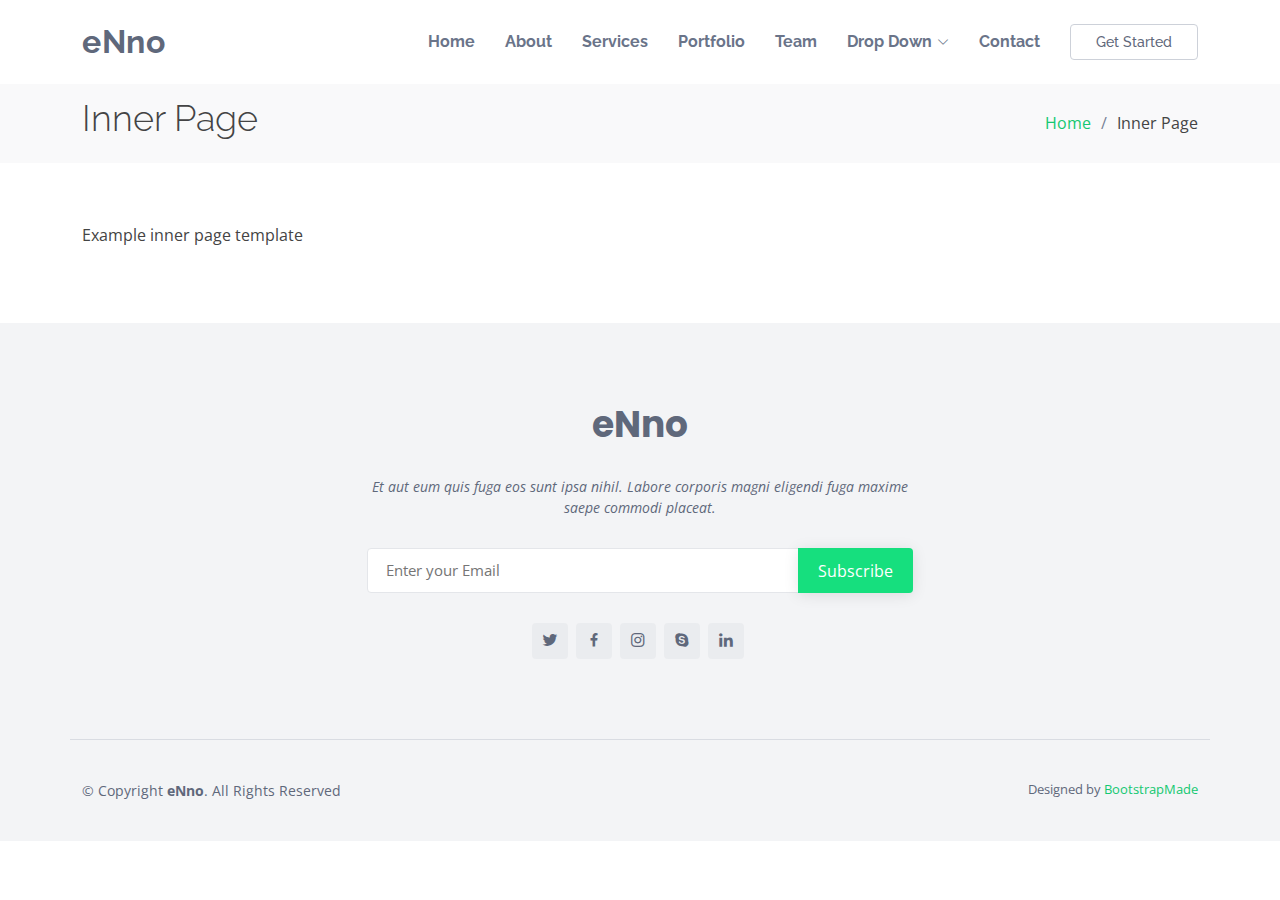
<file: inner-page.html>
<!DOCTYPE html>
<html lang="en">

<head>
  <meta charset="utf-8">
  <meta content="width=device-width, initial-scale=1.0" name="viewport">

  <title>Inner Page - eNno Bootstrap Template</title>
  <meta content="" name="description">
  <meta content="" name="keywords">

  <!-- Favicons -->
  <link href="assets/img/favicon.png" rel="icon">
  <link href="assets/img/apple-touch-icon.png" rel="apple-touch-icon">

  <!-- Google Fonts -->
  <link href="https://fonts.googleapis.com/css?family=Open+Sans:300,300i,400,400i,600,600i,700,700i|Raleway:300,300i,400,400i,500,500i,600,600i,700,700i|Poppins:300,300i,400,400i,500,500i,600,600i,700,700i" rel="stylesheet">

  <!-- Vendor CSS Files -->
  <link href="assets/vendor/bootstrap/css/bootstrap.min.css" rel="stylesheet">
  <link href="assets/vendor/bootstrap-icons/bootstrap-icons.css" rel="stylesheet">
  <link href="assets/vendor/boxicons/css/boxicons.min.css" rel="stylesheet">
  <link href="assets/vendor/glightbox/css/glightbox.min.css" rel="stylesheet">
  <link href="assets/vendor/swiper/swiper-bundle.min.css" rel="stylesheet">

  <!-- Template Main CSS File -->
  <link href="assets/css/style.css" rel="stylesheet">

  <!-- =======================================================
  * Template Name: eNno - v4.9.0
  * Template URL: https://bootstrapmade.com/enno-free-simple-bootstrap-template/
  * Author: BootstrapMade.com
  * License: https://bootstrapmade.com/license/
  ======================================================== -->
</head>

<body>

  <!-- ======= Header ======= -->
  <header id="header" class="fixed-top">
    <div class="container d-flex align-items-center justify-content-between">

      <h1 class="logo"><a href="index.html">eNno</a></h1>
      <!-- Uncomment below if you prefer to use an image logo -->
      <!-- <a href="index.html" class="logo"><img src="assets/img/logo.png" alt="" class="img-fluid"></a>-->

      <nav id="navbar" class="navbar">
        <ul>
          <li><a class="nav-link scrollto " href="#hero">Home</a></li>
          <li><a class="nav-link scrollto" href="#about">About</a></li>
          <li><a class="nav-link scrollto" href="#services">Services</a></li>
          <li><a class="nav-link scrollto " href="#portfolio">Portfolio</a></li>
          <li><a class="nav-link scrollto" href="#team">Team</a></li>
          <li class="dropdown"><a href="#"><span>Drop Down</span> <i class="bi bi-chevron-down"></i></a>
            <ul>
              <li><a href="#">Drop Down 1</a></li>
              <li class="dropdown"><a href="#"><span>Deep Drop Down</span> <i class="bi bi-chevron-right"></i></a>
                <ul>
                  <li><a href="#">Deep Drop Down 1</a></li>
                  <li><a href="#">Deep Drop Down 2</a></li>
                  <li><a href="#">Deep Drop Down 3</a></li>
                  <li><a href="#">Deep Drop Down 4</a></li>
                  <li><a href="#">Deep Drop Down 5</a></li>
                </ul>
              </li>
              <li><a href="#">Drop Down 2</a></li>
              <li><a href="#">Drop Down 3</a></li>
              <li><a href="#">Drop Down 4</a></li>
            </ul>
          </li>
          <li><a class="nav-link scrollto" href="#contact">Contact</a></li>
          <li><a class="getstarted scrollto" href="#about">Get Started</a></li>
        </ul>
        <i class="bi bi-list mobile-nav-toggle"></i>
      </nav><!-- .navbar -->

    </div>
  </header><!-- End Header -->

  <main id="main">

    <!-- ======= Breadcrumbs ======= -->
    <section class="breadcrumbs">
      <div class="container">

        <div class="d-flex justify-content-between align-items-center">
          <h2>Inner Page</h2>
          <ol>
            <li><a href="index.html">Home</a></li>
            <li>Inner Page</li>
          </ol>
        </div>

      </div>
    </section><!-- End Breadcrumbs -->

    <section class="inner-page">
      <div class="container">
        <p>
          Example inner page template
        </p>
      </div>
    </section>

  </main><!-- End #main -->

  <!-- ======= Footer ======= -->
  <footer id="footer">

    <div class="footer-top">

      <div class="container">

        <div class="row  justify-content-center">
          <div class="col-lg-6">
            <h3>eNno</h3>
            <p>Et aut eum quis fuga eos sunt ipsa nihil. Labore corporis magni eligendi fuga maxime saepe commodi placeat.</p>
          </div>
        </div>

        <div class="row footer-newsletter justify-content-center">
          <div class="col-lg-6">
            <form action="" method="post">
              <input type="email" name="email" placeholder="Enter your Email"><input type="submit" value="Subscribe">
            </form>
          </div>
        </div>

        <div class="social-links">
          <a href="#" class="twitter"><i class="bx bxl-twitter"></i></a>
          <a href="#" class="facebook"><i class="bx bxl-facebook"></i></a>
          <a href="#" class="instagram"><i class="bx bxl-instagram"></i></a>
          <a href="#" class="google-plus"><i class="bx bxl-skype"></i></a>
          <a href="#" class="linkedin"><i class="bx bxl-linkedin"></i></a>
        </div>

      </div>
    </div>

    <div class="container footer-bottom clearfix">
      <div class="copyright">
        &copy; Copyright <strong><span>eNno</span></strong>. All Rights Reserved
      </div>
      <div class="credits">
        <!-- All the links in the footer should remain intact. -->
        <!-- You can delete the links only if you purchased the pro version. -->
        <!-- Licensing information: https://bootstrapmade.com/license/ -->
        <!-- Purchase the pro version with working PHP/AJAX contact form: https://bootstrapmade.com/enno-free-simple-bootstrap-template/ -->
        Designed by <a href="https://bootstrapmade.com/">BootstrapMade</a>
      </div>
    </div>
  </footer><!-- End Footer -->

  <a href="#" class="back-to-top d-flex align-items-center justify-content-center"><i class="bi bi-arrow-up-short"></i></a>

  <!-- Vendor JS Files -->
  <script src="assets/vendor/purecounter/purecounter_vanilla.js"></script>
  <script src="assets/vendor/bootstrap/js/bootstrap.bundle.min.js"></script>
  <script src="assets/vendor/glightbox/js/glightbox.min.js"></script>
  <script src="assets/vendor/isotope-layout/isotope.pkgd.min.js"></script>
  <script src="assets/vendor/swiper/swiper-bundle.min.js"></script>
  <script src="assets/vendor/php-email-form/validate.js"></script>

  <!-- Template Main JS File -->
  <script src="assets/js/main.js"></script>

</body>

</html>
</file>
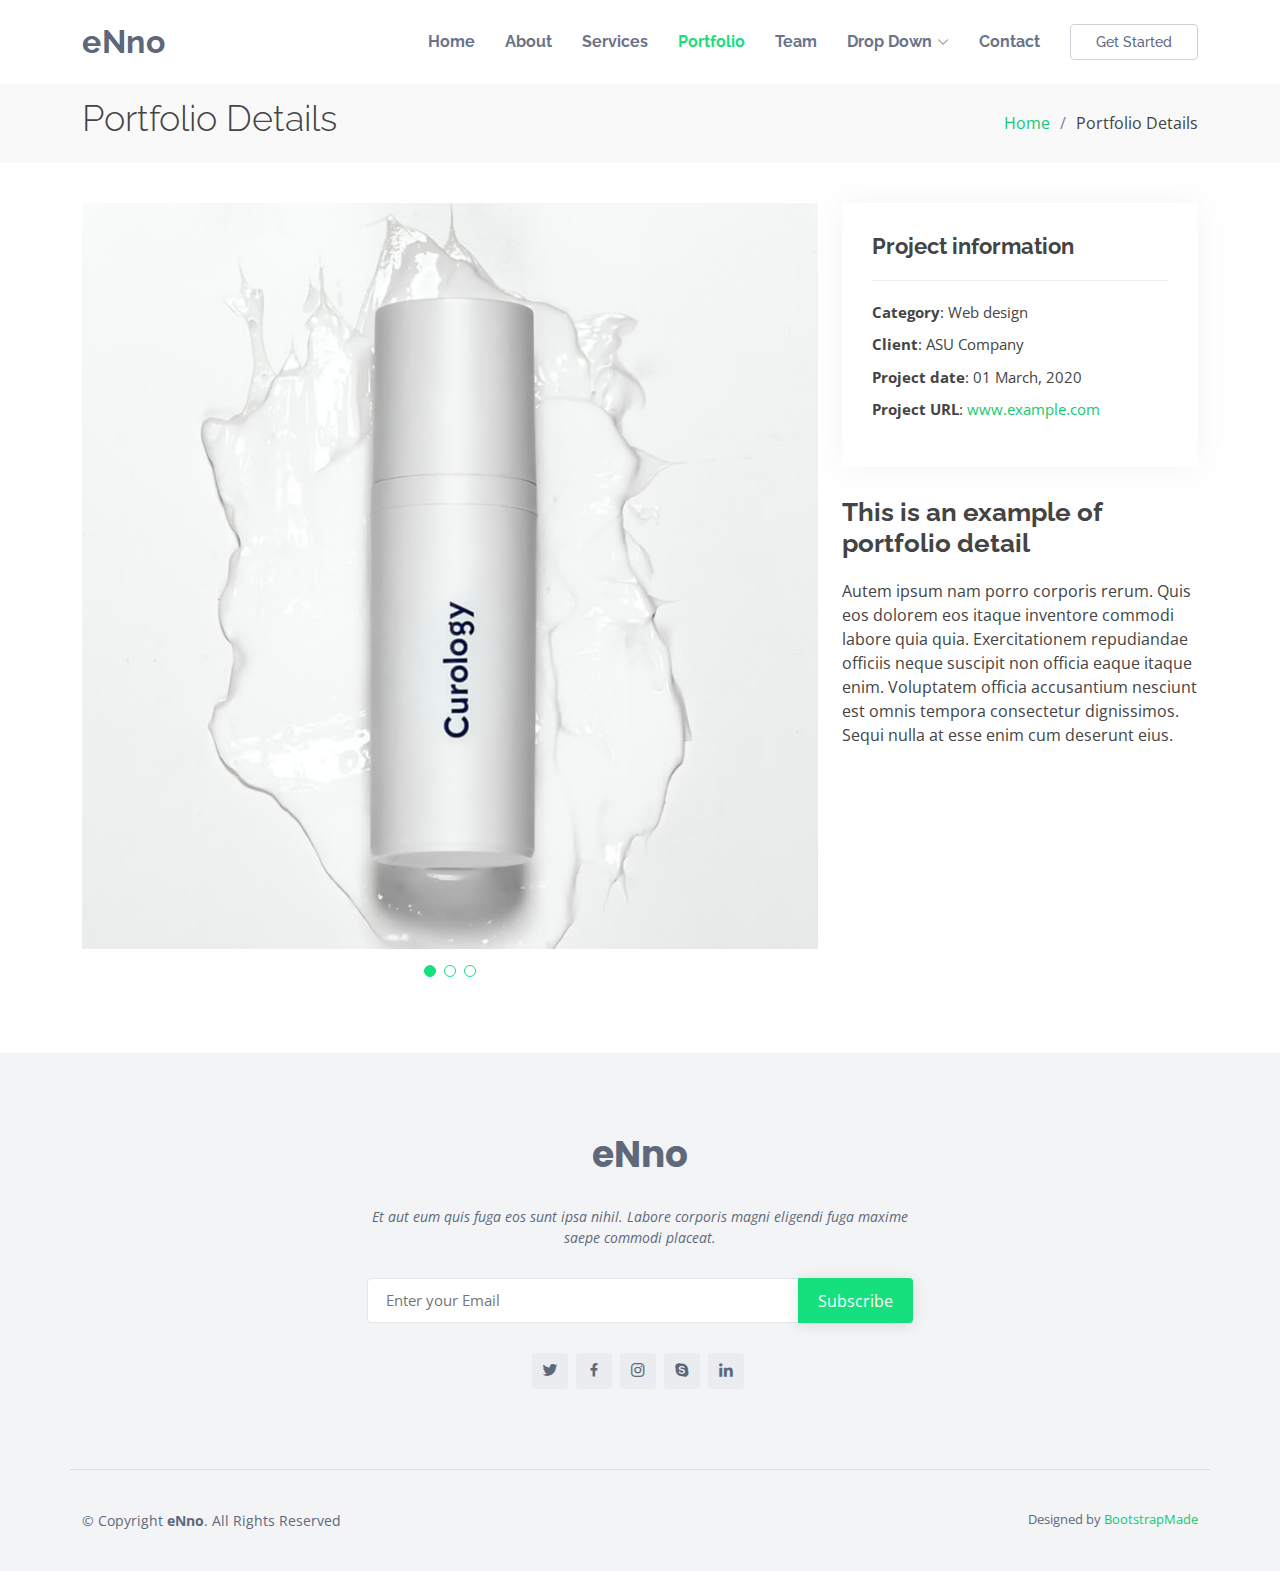
<file: portfolio-details.html>
<!DOCTYPE html>
<html lang="en">

<head>
  <meta charset="utf-8">
  <meta content="width=device-width, initial-scale=1.0" name="viewport">

  <title>Portfolio Details - eNno Bootstrap Template</title>
  <meta content="" name="description">
  <meta content="" name="keywords">

  <!-- Favicons -->
  <link href="assets/img/favicon.png" rel="icon">
  <link href="assets/img/apple-touch-icon.png" rel="apple-touch-icon">

  <!-- Google Fonts -->
  <link href="https://fonts.googleapis.com/css?family=Open+Sans:300,300i,400,400i,600,600i,700,700i|Raleway:300,300i,400,400i,500,500i,600,600i,700,700i|Poppins:300,300i,400,400i,500,500i,600,600i,700,700i" rel="stylesheet">

  <!-- Vendor CSS Files -->
  <link href="assets/vendor/bootstrap/css/bootstrap.min.css" rel="stylesheet">
  <link href="assets/vendor/bootstrap-icons/bootstrap-icons.css" rel="stylesheet">
  <link href="assets/vendor/boxicons/css/boxicons.min.css" rel="stylesheet">
  <link href="assets/vendor/glightbox/css/glightbox.min.css" rel="stylesheet">
  <link href="assets/vendor/swiper/swiper-bundle.min.css" rel="stylesheet">

  <!-- Template Main CSS File -->
  <link href="assets/css/style.css" rel="stylesheet">

  <!-- =======================================================
  * Template Name: eNno - v4.9.0
  * Template URL: https://bootstrapmade.com/enno-free-simple-bootstrap-template/
  * Author: BootstrapMade.com
  * License: https://bootstrapmade.com/license/
  ======================================================== -->
</head>

<body>

  <!-- ======= Header ======= -->
  <header id="header" class="fixed-top">
    <div class="container d-flex align-items-center justify-content-between">

      <h1 class="logo"><a href="index.html">eNno</a></h1>
      <!-- Uncomment below if you prefer to use an image logo -->
      <!-- <a href="index.html" class="logo"><img src="assets/img/logo.png" alt="" class="img-fluid"></a>-->

      <nav id="navbar" class="navbar">
        <ul>
          <li><a class="nav-link scrollto " href="#hero">Home</a></li>
          <li><a class="nav-link scrollto" href="#about">About</a></li>
          <li><a class="nav-link scrollto" href="#services">Services</a></li>
          <li><a class="nav-link scrollto active " href="#portfolio">Portfolio</a></li>
          <li><a class="nav-link scrollto" href="#team">Team</a></li>
          <li class="dropdown"><a href="#"><span>Drop Down</span> <i class="bi bi-chevron-down"></i></a>
            <ul>
              <li><a href="#">Drop Down 1</a></li>
              <li class="dropdown"><a href="#"><span>Deep Drop Down</span> <i class="bi bi-chevron-right"></i></a>
                <ul>
                  <li><a href="#">Deep Drop Down 1</a></li>
                  <li><a href="#">Deep Drop Down 2</a></li>
                  <li><a href="#">Deep Drop Down 3</a></li>
                  <li><a href="#">Deep Drop Down 4</a></li>
                  <li><a href="#">Deep Drop Down 5</a></li>
                </ul>
              </li>
              <li><a href="#">Drop Down 2</a></li>
              <li><a href="#">Drop Down 3</a></li>
              <li><a href="#">Drop Down 4</a></li>
            </ul>
          </li>
          <li><a class="nav-link scrollto" href="#contact">Contact</a></li>
          <li><a class="getstarted scrollto" href="#about">Get Started</a></li>
        </ul>
        <i class="bi bi-list mobile-nav-toggle"></i>
      </nav><!-- .navbar -->

    </div>
  </header><!-- End Header -->

  <main id="main">

    <!-- ======= Breadcrumbs ======= -->
    <section id="breadcrumbs" class="breadcrumbs">
      <div class="container">

        <div class="d-flex justify-content-between align-items-center">
          <h2>Portfolio Details</h2>
          <ol>
            <li><a href="index.html">Home</a></li>
            <li>Portfolio Details</li>
          </ol>
        </div>

      </div>
    </section><!-- End Breadcrumbs -->

    <!-- ======= Portfolio Details Section ======= -->
    <section id="portfolio-details" class="portfolio-details">
      <div class="container">

        <div class="row gy-4">

          <div class="col-lg-8">
            <div class="portfolio-details-slider swiper">
              <div class="swiper-wrapper align-items-center">

                <div class="swiper-slide">
                  <img src="assets/img/portfolio/portfolio-1.jpg" alt="">
                </div>

                <div class="swiper-slide">
                  <img src="assets/img/portfolio/portfolio-2.jpg" alt="">
                </div>

                <div class="swiper-slide">
                  <img src="assets/img/portfolio/portfolio-3.jpg" alt="">
                </div>

              </div>
              <div class="swiper-pagination"></div>
            </div>
          </div>

          <div class="col-lg-4">
            <div class="portfolio-info">
              <h3>Project information</h3>
              <ul>
                <li><strong>Category</strong>: Web design</li>
                <li><strong>Client</strong>: ASU Company</li>
                <li><strong>Project date</strong>: 01 March, 2020</li>
                <li><strong>Project URL</strong>: <a href="#">www.example.com</a></li>
              </ul>
            </div>
            <div class="portfolio-description">
              <h2>This is an example of portfolio detail</h2>
              <p>
                Autem ipsum nam porro corporis rerum. Quis eos dolorem eos itaque inventore commodi labore quia quia. Exercitationem repudiandae officiis neque suscipit non officia eaque itaque enim. Voluptatem officia accusantium nesciunt est omnis tempora consectetur dignissimos. Sequi nulla at esse enim cum deserunt eius.
              </p>
            </div>
          </div>

        </div>

      </div>
    </section><!-- End Portfolio Details Section -->

  </main><!-- End #main -->

  <!-- ======= Footer ======= -->
  <footer id="footer">

    <div class="footer-top">

      <div class="container">

        <div class="row  justify-content-center">
          <div class="col-lg-6">
            <h3>eNno</h3>
            <p>Et aut eum quis fuga eos sunt ipsa nihil. Labore corporis magni eligendi fuga maxime saepe commodi placeat.</p>
          </div>
        </div>

        <div class="row footer-newsletter justify-content-center">
          <div class="col-lg-6">
            <form action="" method="post">
              <input type="email" name="email" placeholder="Enter your Email"><input type="submit" value="Subscribe">
            </form>
          </div>
        </div>

        <div class="social-links">
          <a href="#" class="twitter"><i class="bx bxl-twitter"></i></a>
          <a href="#" class="facebook"><i class="bx bxl-facebook"></i></a>
          <a href="#" class="instagram"><i class="bx bxl-instagram"></i></a>
          <a href="#" class="google-plus"><i class="bx bxl-skype"></i></a>
          <a href="#" class="linkedin"><i class="bx bxl-linkedin"></i></a>
        </div>

      </div>
    </div>

    <div class="container footer-bottom clearfix">
      <div class="copyright">
        &copy; Copyright <strong><span>eNno</span></strong>. All Rights Reserved
      </div>
      <div class="credits">
        <!-- All the links in the footer should remain intact. -->
        <!-- You can delete the links only if you purchased the pro version. -->
        <!-- Licensing information: https://bootstrapmade.com/license/ -->
        <!-- Purchase the pro version with working PHP/AJAX contact form: https://bootstrapmade.com/enno-free-simple-bootstrap-template/ -->
        Designed by <a href="https://bootstrapmade.com/">BootstrapMade</a>
      </div>
    </div>
  </footer><!-- End Footer -->

  <a href="#" class="back-to-top d-flex align-items-center justify-content-center"><i class="bi bi-arrow-up-short"></i></a>

  <!-- Vendor JS Files -->
  <script src="assets/vendor/purecounter/purecounter_vanilla.js"></script>
  <script src="assets/vendor/bootstrap/js/bootstrap.bundle.min.js"></script>
  <script src="assets/vendor/glightbox/js/glightbox.min.js"></script>
  <script src="assets/vendor/isotope-layout/isotope.pkgd.min.js"></script>
  <script src="assets/vendor/swiper/swiper-bundle.min.js"></script>
  <script src="assets/vendor/php-email-form/validate.js"></script>

  <!-- Template Main JS File -->
  <script src="assets/js/main.js"></script>

</body>

</html>
</file>
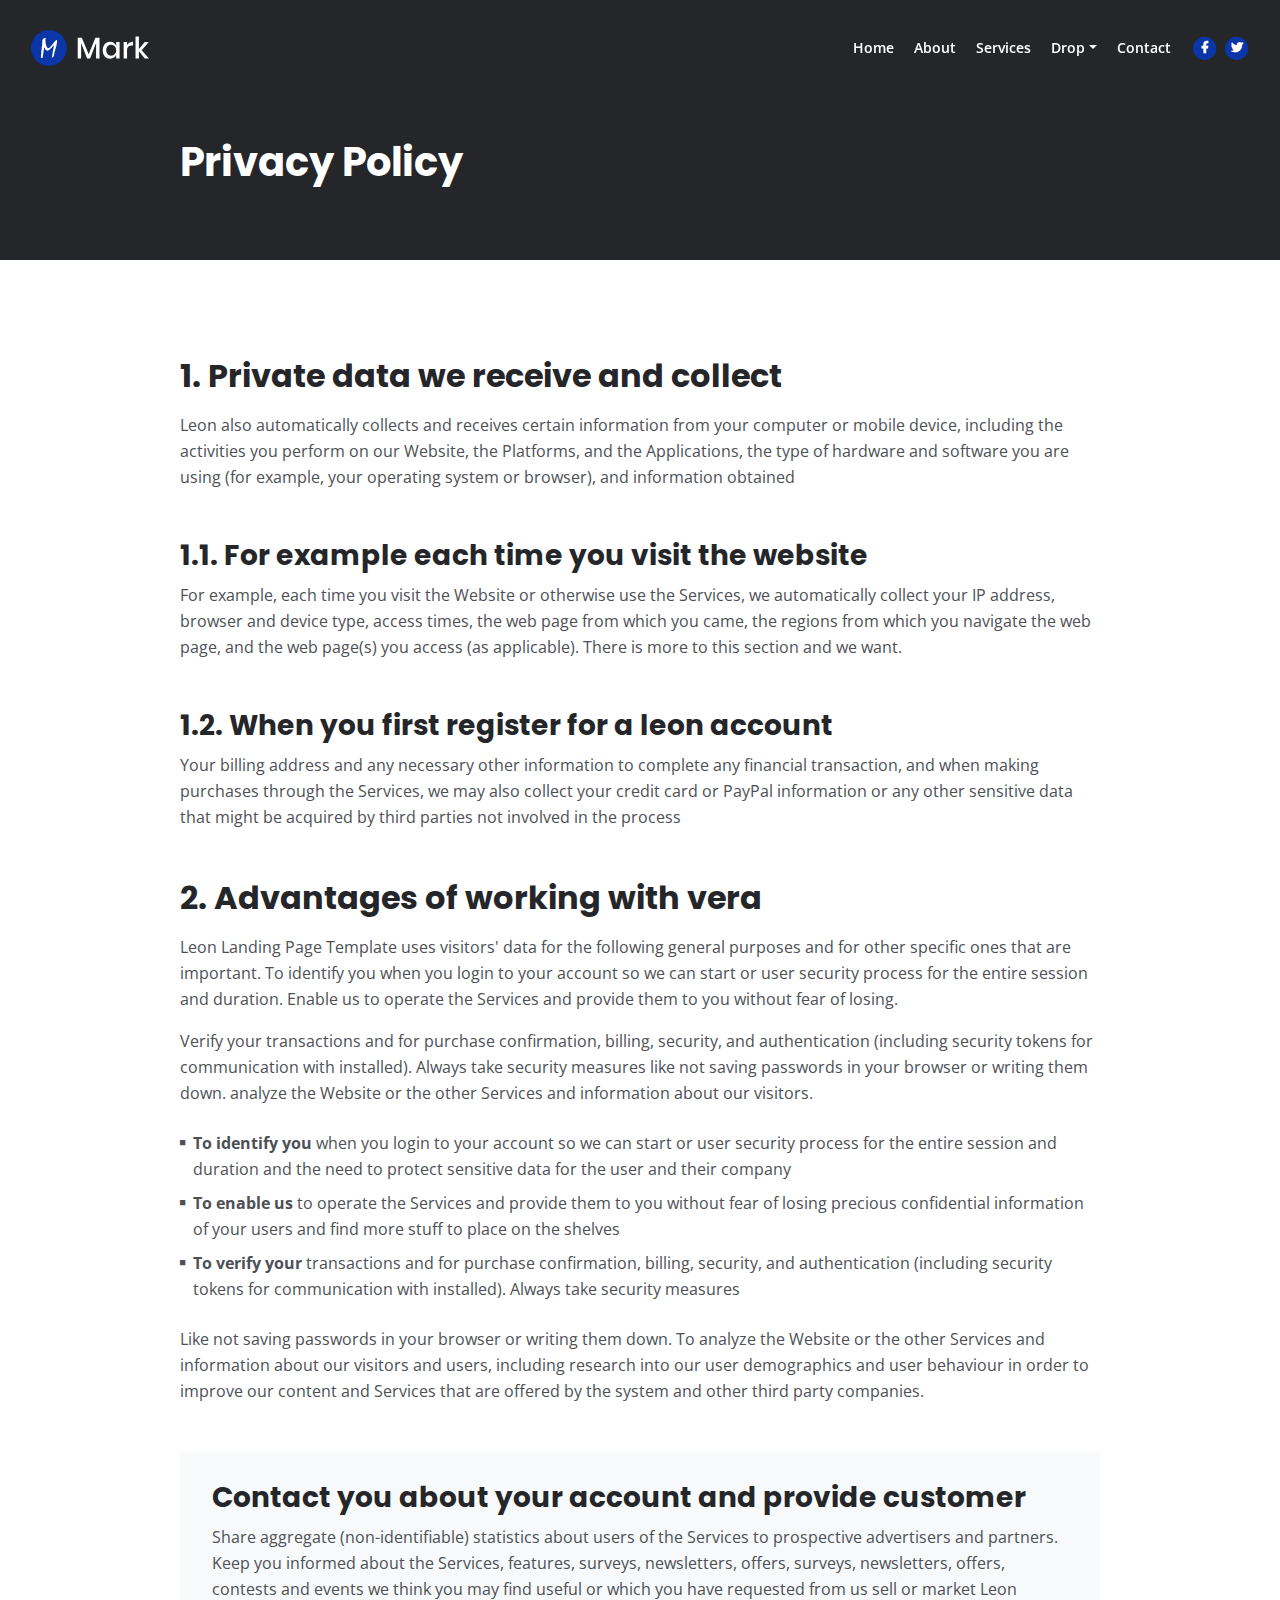
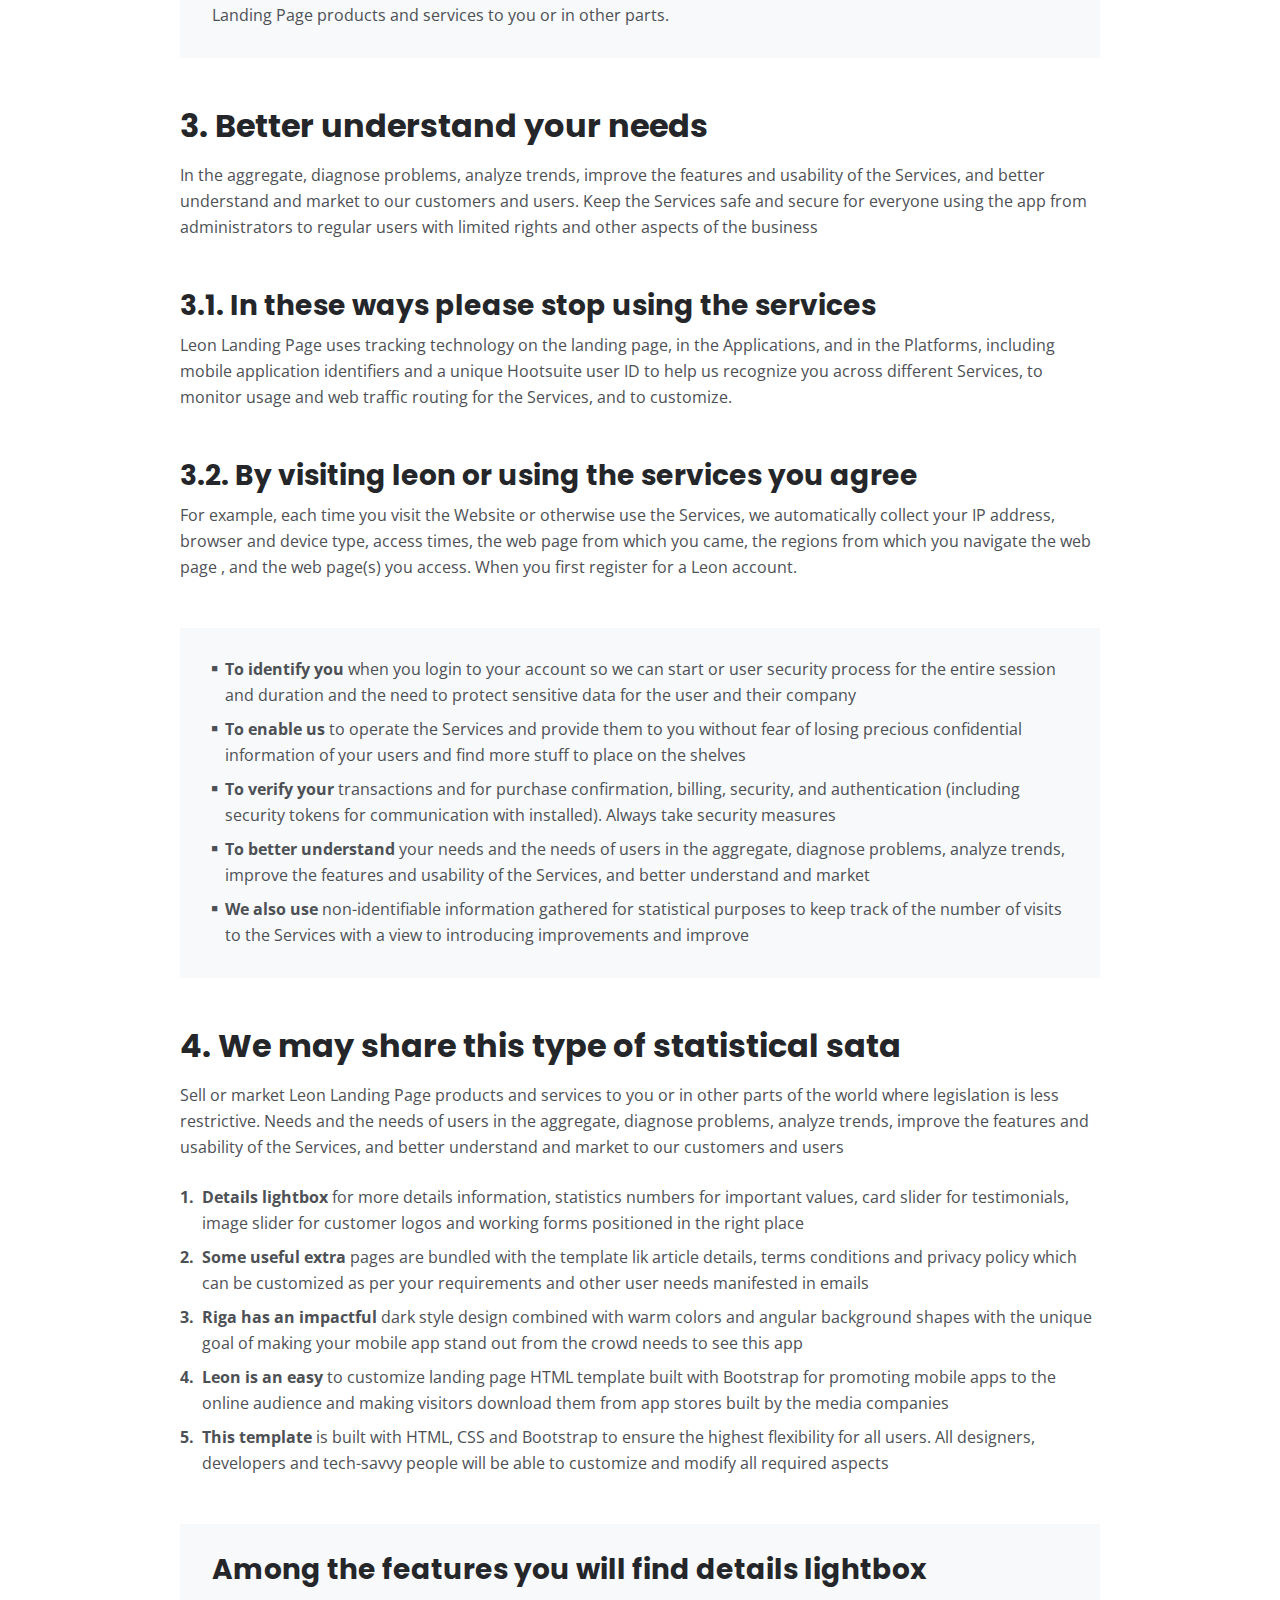
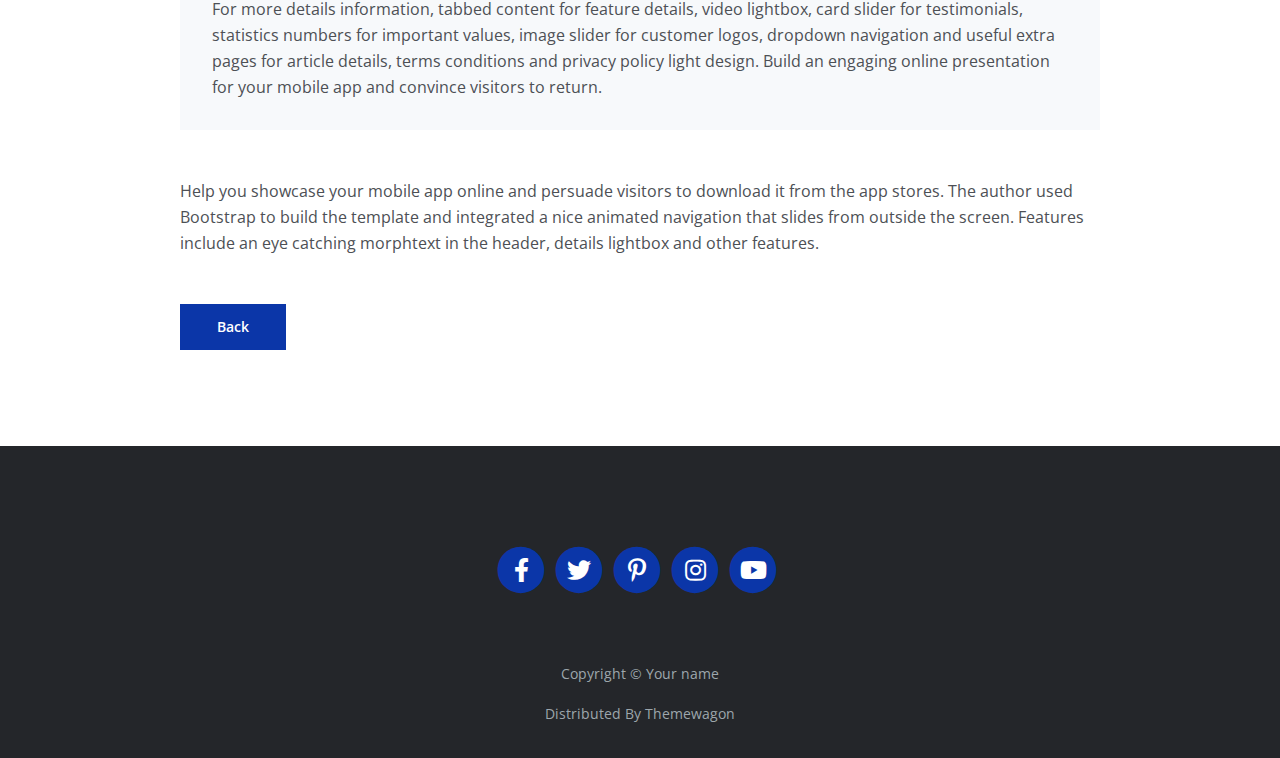
<file: privacy.html>
<!DOCTYPE html>
<html lang="en">
<head>
    <meta charset="utf-8">
    <meta name="viewport" content="width=device-width, initial-scale=1, shrink-to-fit=no">
    
    <!-- SEO Meta Tags -->
    <meta name="description" content="Your description">
    <meta name="author" content="Your name">

    <!-- OG Meta Tags to improve the way the post looks when you share the page on Facebook, Twitter, LinkedIn -->
	<meta property="og:site_name" content="" /> <!-- website name -->
	<meta property="og:site" content="" /> <!-- website link -->
	<meta property="og:title" content=""/> <!-- title shown in the actual shared post -->
	<meta property="og:description" content="" /> <!-- description shown in the actual shared post -->
	<meta property="og:image" content="" /> <!-- image link, make sure it's jpg -->
	<meta property="og:url" content="" /> <!-- where do you want your post to link to -->
	<meta name="twitter:card" content="summary_large_image"> <!-- to have large image post format in Twitter -->

    <!-- Webpage Title -->
    <title>Privacy Policy - Mark</title>
    
    <!-- Styles -->
    <link rel="preconnect" href="https://fonts.gstatic.com">
    <link href="https://fonts.googleapis.com/css2?family=Open+Sans:ital,wght@0,400;0,600;0,700;1,400&family=Poppins:wght@600&display=swap" rel="stylesheet">
    <link href="css/bootstrap.css" rel="stylesheet">
    <link href="css/fontawesome-all.css" rel="stylesheet">
	<link href="css/styles.css" rel="stylesheet">
	
	<!-- Favicon  -->
    <link rel="icon" href="images/favicon.png">
</head>
<body data-spy="scroll" data-target=".fixed-top">
    
    <!-- Navigation -->
    <nav class="navbar navbar-expand-lg fixed-top navbar-dark">
        <div class="container">
            
            <!-- Image Logo -->
            <a class="navbar-brand logo-image" href="index.html"><img src="images/logo.svg" alt="alternative"></a>  

            <!-- Text Logo - Use this if you don't have a graphic logo -->
            <!-- <a class="navbar-brand logo-text page-scroll" href="index.html">Mark</a> -->

            <button class="navbar-toggler p-0 border-0" type="button" data-toggle="offcanvas">
                <span class="navbar-toggler-icon"></span>
            </button>

            <div class="navbar-collapse offcanvas-collapse" id="navbarsExampleDefault">
                <ul class="navbar-nav ml-auto">
                    <li class="nav-item">
                        <a class="nav-link page-scroll" href="index.html#header">Home <span class="sr-only">(current)</span></a>
                    </li>
                    <li class="nav-item">
                        <a class="nav-link page-scroll" href="index.html#about">About</a>
                    </li>
                    <li class="nav-item">
                        <a class="nav-link page-scroll" href="index.html#services">Services</a>
                    </li>
                    <li class="nav-item dropdown">
                        <a class="nav-link dropdown-toggle" href="#" id="dropdown01" data-toggle="dropdown" aria-haspopup="true" aria-expanded="false">Drop</a>
                        <div class="dropdown-menu" aria-labelledby="dropdown01">
                            <a class="dropdown-item page-scroll" href="project.html">Project Details</a>
                            <div class="dropdown-divider"></div>
                            <a class="dropdown-item page-scroll" href="terms.html">Terms Conditions</a>
                            <div class="dropdown-divider"></div>
                            <a class="dropdown-item page-scroll" href="privacy.html">Privacy Policy</a>
                        </div>
                    </li>
                    <li class="nav-item">
                        <a class="nav-link page-scroll" href="index.html#contact">Contact</a>
                    </li>
                </ul>
                <span class="nav-item social-icons">
                    <span class="fa-stack">
                        <a href="#your-link">
                            <i class="fas fa-circle fa-stack-2x"></i>
                            <i class="fab fa-facebook-f fa-stack-1x"></i>
                        </a>
                    </span>
                    <span class="fa-stack">
                        <a href="#your-link">
                            <i class="fas fa-circle fa-stack-2x"></i>
                            <i class="fab fa-twitter fa-stack-1x"></i>
                        </a>
                    </span>
                </span>
            </div> <!-- end of navbar-collapse -->
        </div> <!-- end of container -->
    </nav> <!-- end of navbar -->
    <!-- end of navigation -->


    <!-- Header -->
    <header class="ex-header">
        <div class="container">
            <div class="row">
                <div class="col-xl-10 offset-xl-1">
                    <h1>Privacy Policy</h1>
                </div> <!-- end of col -->
            </div> <!-- end of row -->
        </div> <!-- end of container -->
    </header> <!-- end of ex-header -->
    <!-- end of header -->


    <!-- Basic -->
    <div class="ex-basic-1 pt-5 pb-5">
        <div class="container">
            <div class="row">
                <div class="col-xl-10 offset-xl-1">
                    <h2 class="mt-5 mb-3">1. Private data we receive and collect</h2>
                    <p class="mb-5">Leon also automatically collects and receives certain information from your computer or mobile device, including the activities you perform on our Website, the Platforms, and the Applications, the type of hardware and software you are using (for example, your operating system or browser), and information obtained</p>
                    <h3>1.1. For example each time you visit the website</h3>
                    <p class="mb-5">For example, each time you visit the Website or otherwise use the Services, we automatically collect your IP address, browser and device type, access times, the web page from which you came, the regions from which you navigate the web page, and the web page(s) you access (as applicable). There is more to this section and we want.</p>
                    <h3>1.2. When you first register for a leon account</h3>
                    <p class="mb-5">Your billing address and any necessary other information to complete any financial transaction, and when making purchases through the Services, we may also collect your credit card or PayPal information or any other sensitive data that might be acquired by third parties not involved in the process</p>
                    
                    <h2 class="mb-3">2. Advantages of working with vera</h2>
                    <p>Leon Landing Page Template uses visitors' data for the following general purposes and for other specific ones that are important. To identify you when you login to your account so we can start or user security process for the entire session and duration. Enable us to operate the Services and provide them to you without fear of losing.</p>
                    <p class="mb-4">Verify your transactions and for purchase confirmation, billing, security, and authentication (including security tokens for communication with installed). Always take security measures like not saving passwords in your browser or writing them down. analyze the Website or the other Services and information about our visitors.</p>
                    <ul class="list-unstyled li-space-lg mb-4">
                        <li class="media">
                            <i class="fas fa-square"></i>
                            <div class="media-body"><strong>To identify you</strong> when you login to your account so we can start or user security process for the entire session and duration and the need to protect sensitive data for the user and their company</div>
                        </li>
                        <li class="media">
                            <i class="fas fa-square"></i>
                            <div class="media-body"><strong>To enable us</strong> to operate the Services and provide them to you without fear of losing precious confidential information of your users and find more stuff to place on the shelves</div>
                        </li>
                        <li class="media">
                            <i class="fas fa-square"></i>
                            <div class="media-body"><strong>To verify your</strong> transactions and for purchase confirmation, billing, security, and authentication (including security tokens for communication with installed). Always take security measures</div>
                        </li>
                    </ul>
                    <p class="mb-5">Like not saving passwords in your browser or writing them down. To analyze the Website or the other Services and information about our visitors and users, including research into our user demographics and user behaviour in order to improve our content and Services that are offered by the system and other third party companies.</p>
                    <div class="text-box mb-5">
                        <h3>Contact you about your account and provide customer</h3>
                        <p>Share aggregate (non-identifiable) statistics about users of the Services to prospective advertisers and partners. Keep you informed about the Services, features, surveys, newsletters, offers, surveys, newsletters, offers, contests and events we think you may find useful or which you have requested from us sell or market Leon Landing Page products and services to you or in other parts.</p>
                    </div> <!-- end of text-box -->
                    
                    <h2 class="mb-3">3. Better understand your needs</h2>
                    <p class="mb-5"> In the aggregate, diagnose problems, analyze trends, improve the features and usability of the Services, and better understand and market to our customers and users. Keep the Services safe and secure for everyone using the app from administrators to regular users with limited rights and other aspects of the business</p>
                    <h3>3.1. In these ways please stop using the services</h3>
                    <p class="mb-5">Leon Landing Page uses tracking technology on the landing page, in the Applications, and in the Platforms, including mobile application identifiers and a unique Hootsuite user ID to help us recognize you across different Services, to monitor usage and web traffic routing for the Services, and to customize.</p>
                    <h3>3.2. By visiting leon or using the services you agree</h3>
                    <p class="mb-5">For example, each time you visit the Website or otherwise use the Services, we automatically collect your IP address, browser and device type, access times, the web page from which you came, the regions from which you navigate the web page , and the web page(s) you access. When you first register for a Leon account.</p>
                    <div class="text-box mb-5">
                        <ul class="list-unstyled li-space-lg">
                            <li class="media">
                                <i class="fas fa-square"></i>
                                <div class="media-body"><strong>To identify you</strong> when you login to your account so we can start or user security process for the entire session and duration and the need to protect sensitive data for the user and their company</div>
                            </li>
                            <li class="media">
                                <i class="fas fa-square"></i>
                                <div class="media-body"><strong>To enable us</strong> to operate the Services and provide them to you without fear of losing precious confidential information of your users and find more stuff to place on the shelves</div>
                            </li>
                            <li class="media">
                                <i class="fas fa-square"></i>
                                <div class="media-body"><strong>To verify your</strong> transactions and for purchase confirmation, billing, security, and authentication (including security tokens for communication with installed). Always take security measures</div>
                            </li>
                            <li class="media">
                                <i class="fas fa-square"></i>
                                <div class="media-body"><strong>To better understand</strong> your needs and the needs of users in the aggregate, diagnose problems, analyze trends, improve the features and usability of the Services, and better understand and market</div>
                            </li>
                            <li class="media">
                                <i class="fas fa-square"></i>
                                <div class="media-body"><strong>We also use</strong> non-identifiable information gathered for statistical purposes to keep track of the number of visits to the Services with a view to introducing improvements and improve</div>
                            </li>
                        </ul>
                    </div> <!-- end of text-box -->
                    
                    <h2 class="mb-3">4. We may share this type of statistical sata</h2>
                    <p class="mb-4">Sell or market Leon Landing Page products and services to you or in other parts of the world where legislation is less restrictive. Needs and the needs of users in the aggregate, diagnose problems, analyze trends, improve the features and usability of the Services, and better understand and market to our customers and users</p>
                    <ul class="list-unstyled li-space-lg mb-5">
                        <li class="media">
                            <strong>1.</strong>
                            <div class="media-body"><strong>Details lightbox</strong> for more details information, statistics numbers for important values, card slider for testimonials, image slider for customer logos and working forms positioned in the right place</div>
                        </li>
                        <li class="media">
                            <strong>2.</strong>
                            <div class="media-body"><strong>Some useful extra</strong> pages are bundled with the template lik article details, terms conditions and privacy policy which can be customized as per your requirements and other user needs manifested in emails</div>
                        </li>
                        <li class="media">
                            <strong>3.</strong>
                            <div class="media-body"><strong>Riga has an impactful</strong> dark style design combined with warm colors and angular background shapes with the unique goal of making your mobile app stand out from the crowd needs to see this app</div>
                        </li>
                        <li class="media">
                            <strong>4.</strong>
                            <div class="media-body"><strong>Leon is an easy</strong> to customize landing page HTML template built with Bootstrap for promoting mobile apps to the online audience and making visitors download them from app stores built by the media companies</div>
                        </li>
                        <li class="media">
                            <strong>5.</strong>
                            <div class="media-body"><strong>This template</strong> is built with HTML, CSS and Bootstrap to ensure the highest flexibility for all users. All designers, developers and tech-savvy people will be able to customize and modify all required aspects</div>
                        </li>
                    </ul>
                    
                    <div class="text-box mb-5">
                        <h3>Among the features you will find details lightbox</h3>
                        <p>For more details information, tabbed content for feature details, video lightbox, card slider for testimonials, statistics numbers for important values, image slider for customer logos, dropdown navigation and useful extra pages for article details, terms conditions and privacy policy light design. Build an engaging online presentation for your mobile app and convince visitors to return.</p>
                    </div> <!-- end of text-box -->
                    <p class="mb-5">Help you showcase your mobile app online and persuade visitors to download it from the app stores. The author used Bootstrap to build the template and integrated a nice animated navigation that slides from outside the screen. Features include an eye catching morphtext in the header, details lightbox and other features.</p>
                    
                    <a class="btn-solid-reg mb-5" href="index.html">Back</a>
                </div> <!-- end of col -->
            </div> <!-- end of row -->
        </div> <!-- end of container -->
    </div> <!-- end of ex-basic-1 -->
    <!-- end of basic -->


    <!-- Footer -->
    <div class="footer bg-gray">
        <div class="container">
            <div class="row">
                <div class="col-lg-12">
                    <div class="social-container">
                        <span class="fa-stack">
                            <a href="#your-link">
                                <i class="fas fa-circle fa-stack-2x"></i>
                                <i class="fab fa-facebook-f fa-stack-1x"></i>
                            </a>
                        </span>
                        <span class="fa-stack">
                            <a href="#your-link">
                                <i class="fas fa-circle fa-stack-2x"></i>
                                <i class="fab fa-twitter fa-stack-1x"></i>
                            </a>
                        </span>
                        <span class="fa-stack">
                            <a href="#your-link">
                                <i class="fas fa-circle fa-stack-2x"></i>
                                <i class="fab fa-pinterest-p fa-stack-1x"></i>
                            </a>
                        </span>
                        <span class="fa-stack">
                            <a href="#your-link">
                                <i class="fas fa-circle fa-stack-2x"></i>
                                <i class="fab fa-instagram fa-stack-1x"></i>
                            </a>
                        </span>
                        <span class="fa-stack">
                            <a href="#your-link">
                                <i class="fas fa-circle fa-stack-2x"></i>
                                <i class="fab fa-youtube fa-stack-1x"></i>
                            </a>
                        </span>
                    </div> <!-- end of social-container -->
                </div> <!-- end of col -->
            </div> <!-- end of row -->
        </div> <!-- end of container -->
    </div> <!-- end of footer -->  
    <!-- end of footer -->


    <!-- Copyright -->
    <div class="copyright bg-gray">
        <div class="container">
            <div class="row">
                <div class="col-lg-12">
                    <p class="p-small">Copyright © <a class="no-line" href="#your-link">Your name</a></p>
                </div> <!-- end of col -->
            </div> <!-- enf of row -->
        </div> <!-- end of container -->

        <div class="container">
            <div class="row">
                <div class="col-lg-12">
                    <p class="p-small">Distributed By <a class="no-line" href="https://themewagon.com/">Themewagon</a></p>
                </div> <!-- end of col -->
            </div> <!-- enf of row -->
        </div> <!-- end of container -->
    </div> <!-- end of copyright --> 
    <!-- end of copyright -->
    
    	
    <!-- Scripts -->
    <script src="js/jquery.min.js"></script> <!-- jQuery for Bootstrap's JavaScript plugins -->
    <script src="js/bootstrap.min.js"></script> <!-- Bootstrap framework -->
    <script src="js/jquery.easing.min.js"></script> <!-- jQuery Easing for smooth scrolling between anchors -->
    <script src="js/scripts.js"></script> <!-- Custom scripts -->
</body>
</html>
</file>
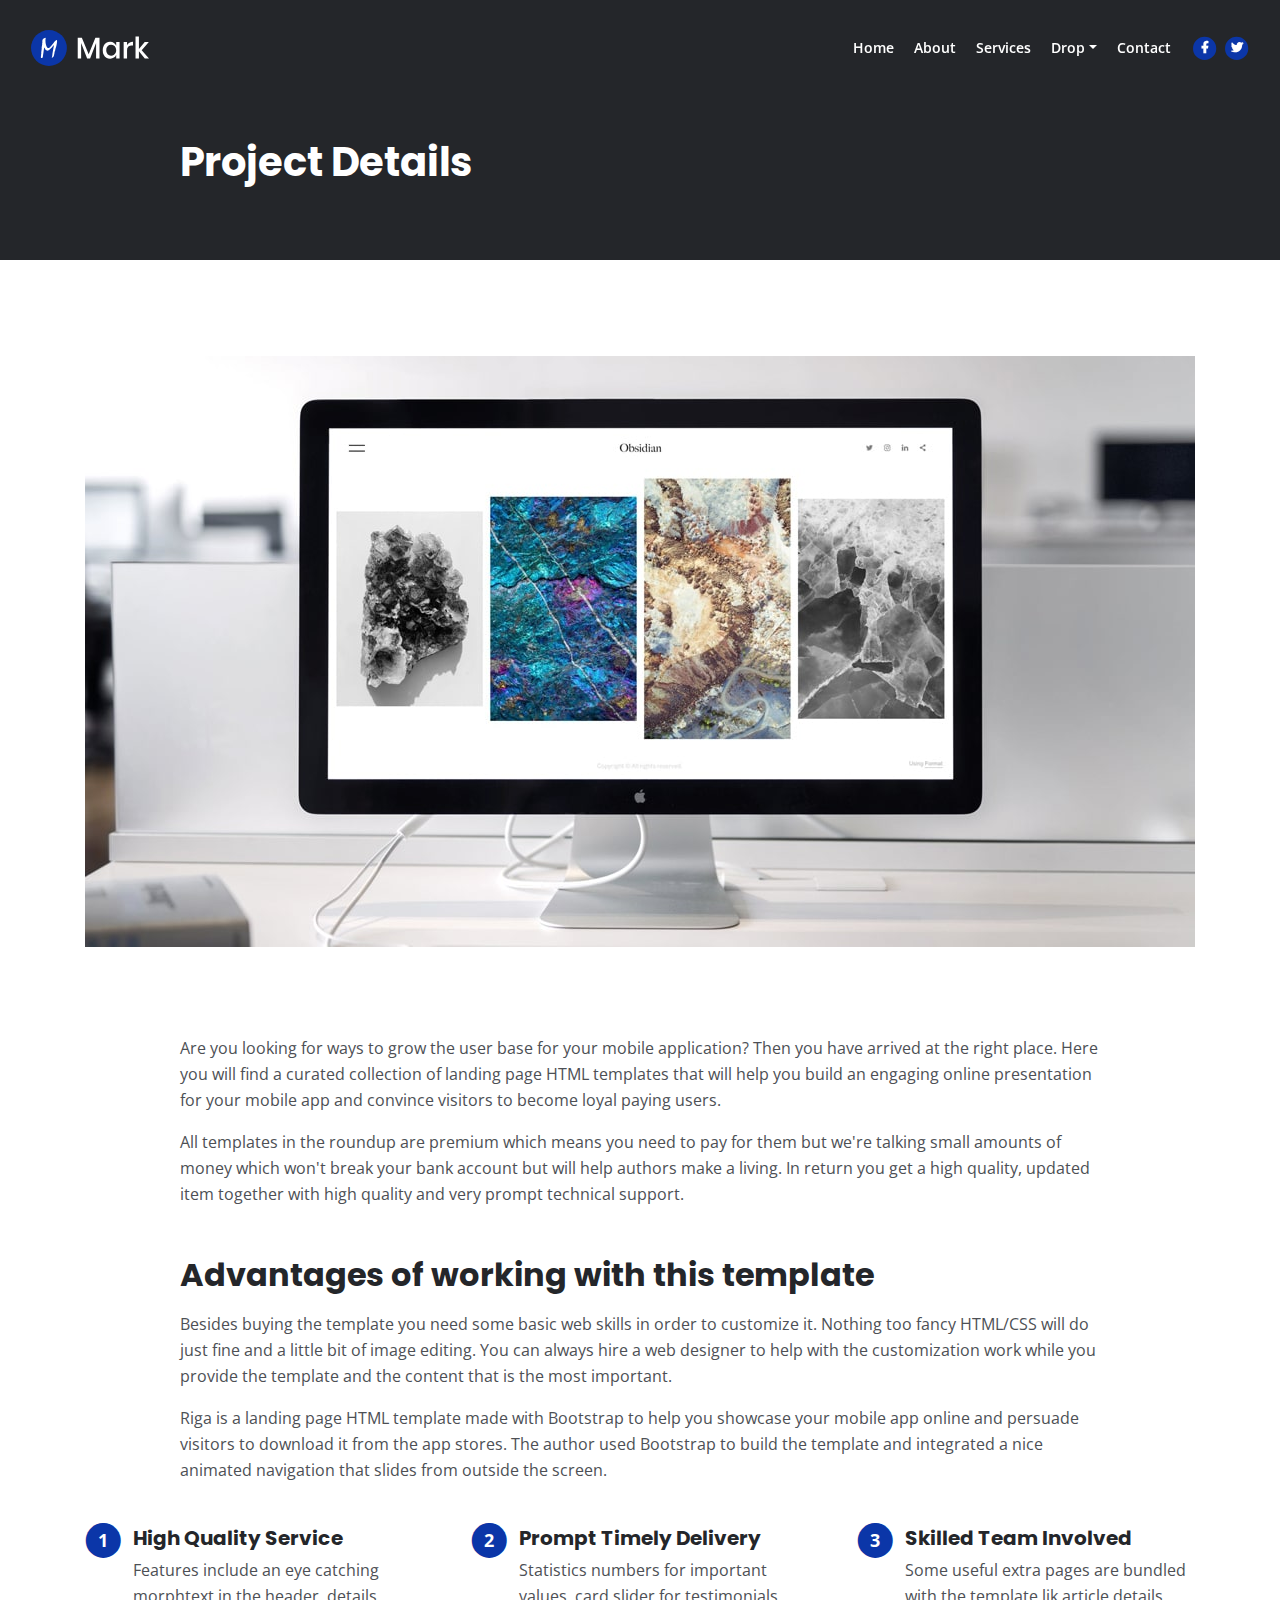
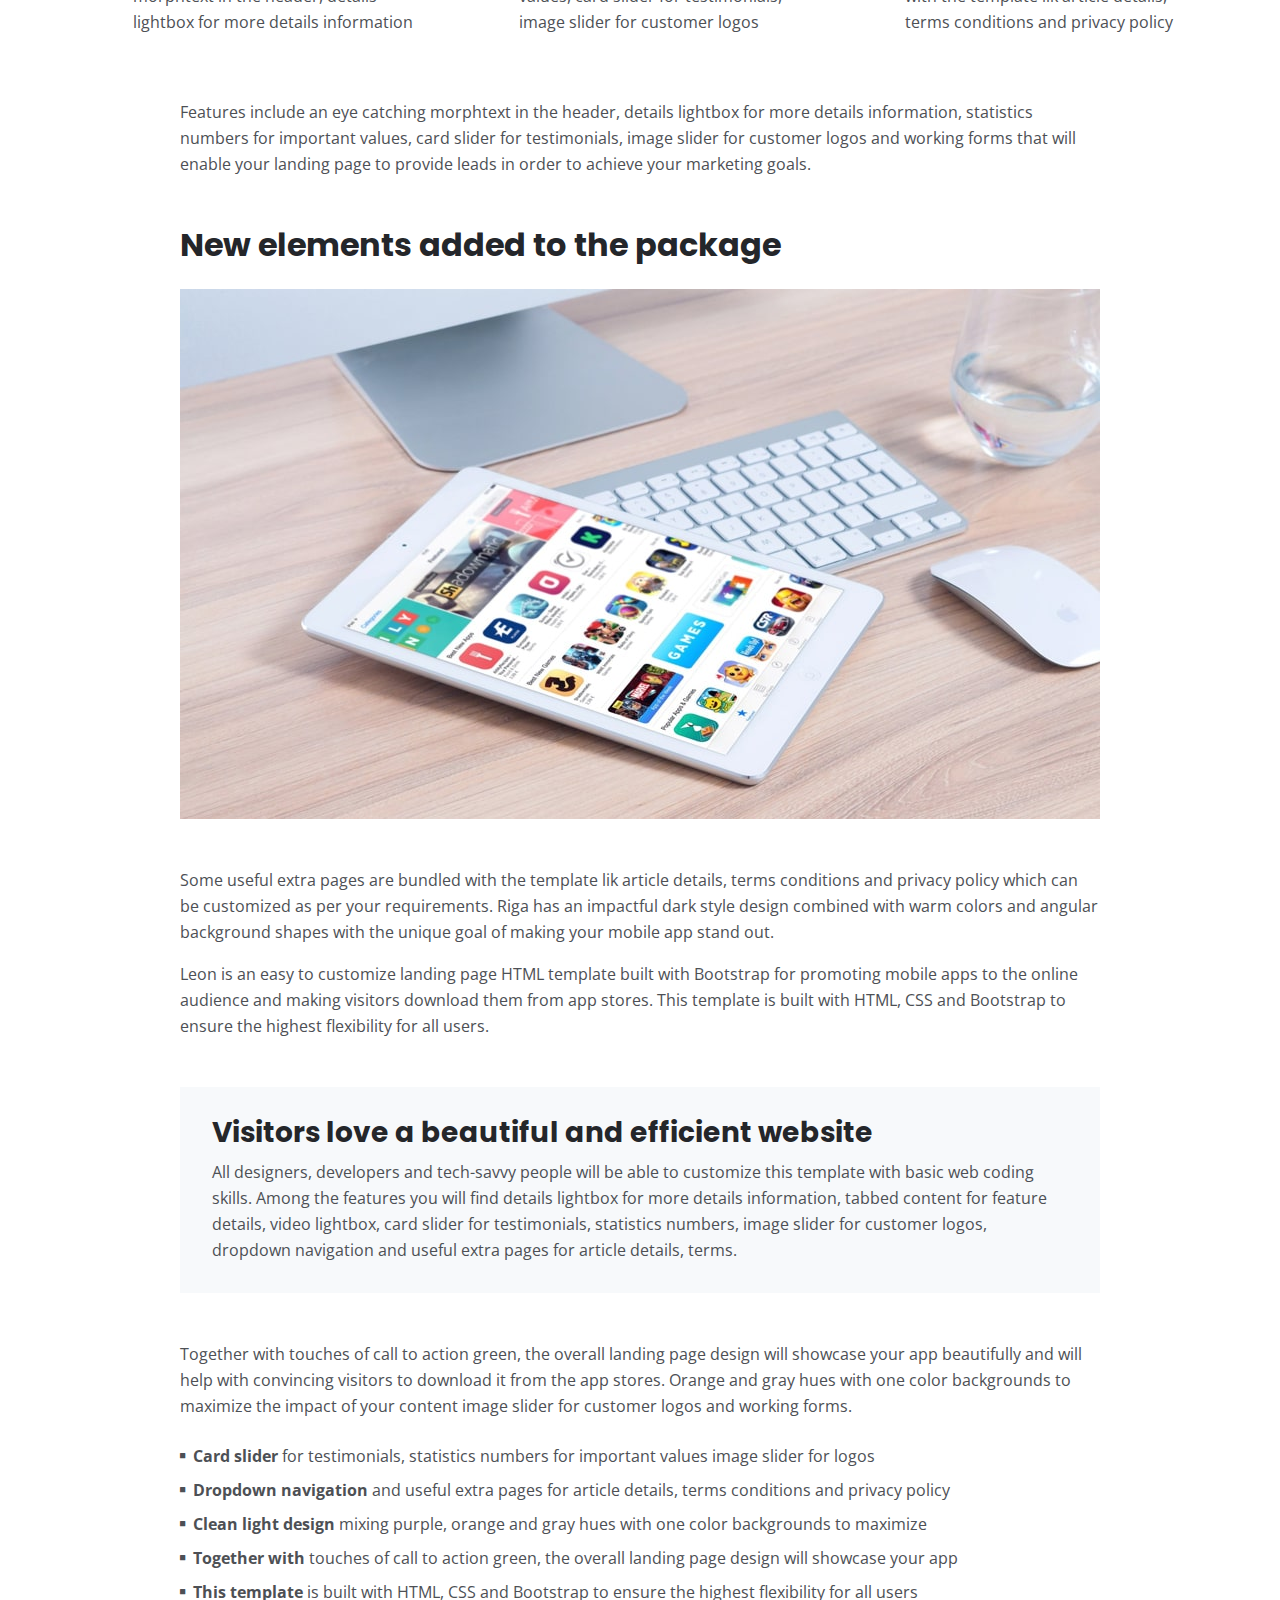
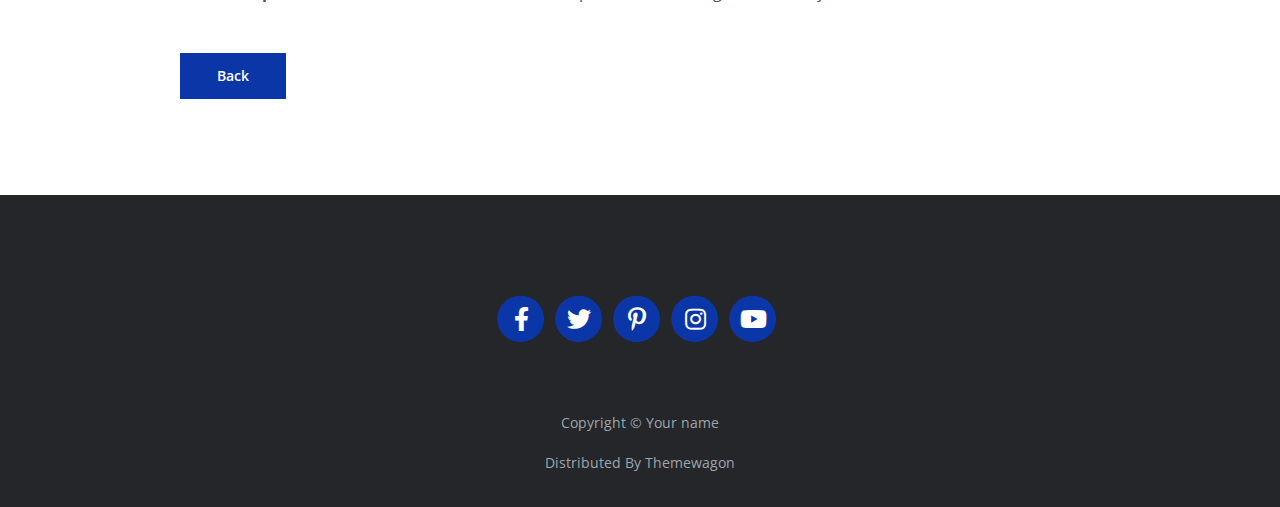
<file: project.html>
<!DOCTYPE html>
<html lang="en">
<head>
    <meta charset="utf-8">
    <meta name="viewport" content="width=device-width, initial-scale=1, shrink-to-fit=no">
    
    <!-- SEO Meta Tags -->
    <meta name="description" content="Your description">
    <meta name="author" content="Your name">

    <!-- OG Meta Tags to improve the way the post looks when you share the page on Facebook, Twitter, LinkedIn -->
	<meta property="og:site_name" content="" /> <!-- website name -->
	<meta property="og:site" content="" /> <!-- website link -->
	<meta property="og:title" content=""/> <!-- title shown in the actual shared post -->
	<meta property="og:description" content="" /> <!-- description shown in the actual shared post -->
	<meta property="og:image" content="" /> <!-- image link, make sure it's jpg -->
	<meta property="og:url" content="" /> <!-- where do you want your post to link to -->
	<meta name="twitter:card" content="summary_large_image"> <!-- to have large image post format in Twitter -->

    <!-- Webpage Title -->
    <title>Project Details - Mark</title>
    
    <!-- Styles -->
    <link rel="preconnect" href="https://fonts.gstatic.com">
    <link href="https://fonts.googleapis.com/css2?family=Open+Sans:ital,wght@0,400;0,600;0,700;1,400&family=Poppins:wght@600&display=swap" rel="stylesheet">
    <link href="css/bootstrap.css" rel="stylesheet">
    <link href="css/fontawesome-all.css" rel="stylesheet">
	<link href="css/styles.css" rel="stylesheet">
	
	<!-- Favicon  -->
    <link rel="icon" href="images/favicon.png">
</head>
<body data-spy="scroll" data-target=".fixed-top">
    
    <!-- Navigation -->
    <nav class="navbar navbar-expand-lg fixed-top navbar-dark">
        <div class="container">
            
            <!-- Image Logo -->
            <a class="navbar-brand logo-image" href="index.html"><img src="images/logo.svg" alt="alternative"></a>  

            <!-- Text Logo - Use this if you don't have a graphic logo -->
            <!-- <a class="navbar-brand logo-text page-scroll" href="index.html">Mark</a> -->

            <button class="navbar-toggler p-0 border-0" type="button" data-toggle="offcanvas">
                <span class="navbar-toggler-icon"></span>
            </button>

            <div class="navbar-collapse offcanvas-collapse" id="navbarsExampleDefault">
                <ul class="navbar-nav ml-auto">
                    <li class="nav-item">
                        <a class="nav-link page-scroll" href="index.html#header">Home <span class="sr-only">(current)</span></a>
                    </li>
                    <li class="nav-item">
                        <a class="nav-link page-scroll" href="index.html#about">About</a>
                    </li>
                    <li class="nav-item">
                        <a class="nav-link page-scroll" href="index.html#services">Services</a>
                    </li>
                    <li class="nav-item dropdown">
                        <a class="nav-link dropdown-toggle" href="#" id="dropdown01" data-toggle="dropdown" aria-haspopup="true" aria-expanded="false">Drop</a>
                        <div class="dropdown-menu" aria-labelledby="dropdown01">
                            <a class="dropdown-item page-scroll" href="project.html">Project Details</a>
                            <div class="dropdown-divider"></div>
                            <a class="dropdown-item page-scroll" href="terms.html">Terms Conditions</a>
                            <div class="dropdown-divider"></div>
                            <a class="dropdown-item page-scroll" href="privacy.html">Privacy Policy</a>
                        </div>
                    </li>
                    <li class="nav-item">
                        <a class="nav-link page-scroll" href="index.html#contact">Contact</a>
                    </li>
                </ul>
                <span class="nav-item social-icons">
                    <span class="fa-stack">
                        <a href="#your-link">
                            <i class="fas fa-circle fa-stack-2x"></i>
                            <i class="fab fa-facebook-f fa-stack-1x"></i>
                        </a>
                    </span>
                    <span class="fa-stack">
                        <a href="#your-link">
                            <i class="fas fa-circle fa-stack-2x"></i>
                            <i class="fab fa-twitter fa-stack-1x"></i>
                        </a>
                    </span>
                </span>
            </div> <!-- end of navbar-collapse -->
        </div> <!-- end of container -->
    </nav> <!-- end of navbar -->
    <!-- end of navigation -->


    <!-- Header -->
    <header class="ex-header">
        <div class="container">
            <div class="row">
                <div class="col-xl-10 offset-xl-1">
                    <h1>Project Details</h1>
                </div> <!-- end of col -->
            </div> <!-- end of row -->
        </div> <!-- end of container -->
    </header> <!-- end of ex-header -->
    <!-- end of header -->


    <!-- Basic -->
    <div class="ex-basic-1 pt-5 pb-5">
        <div class="container">
            <div class="row">
                <div class="col-lg-12">
                    <img class="img-fluid mt-5 mb-3" src="images/project-details-large.jpg" alt="alternative">
                </div> <!-- end of col -->
            </div> <!-- end of row -->
        </div> <!-- end of container -->
    </div> <!-- end of ex-basic-1 -->
    <!-- end of basic -->


    <!-- Basic -->
    <div class="ex-basic-1 pt-4">
        <div class="container">
            <div class="row">
                <div class="col-xl-10 offset-xl-1">
                    <p>Are you looking for ways to grow the user base for your mobile application? Then you have arrived at the right place. Here you will find a curated collection of landing page HTML templates that will help you build an engaging online presentation for your mobile app and convince visitors to become loyal paying users.</p>
                    <p class="mb-5">All templates in the roundup are premium which means you need to pay for them but we're talking small amounts of money which won't break your bank account but will help authors make a living. In return you get a high quality, updated item together with high quality and very prompt technical support.</p>

                    <h2 class="mb-3">Advantages of working with this template</h2>
                    <p>Besides buying the template you need some basic web skills in order to customize it. Nothing too fancy HTML/CSS will do just fine and a little bit of image editing. You can always hire a web designer to help with the customization work while you provide the template and the content that is the most important.</p>
                    <p class="mb-4">Riga is a landing page HTML template made with Bootstrap to help you showcase your mobile app online and persuade visitors to download it from the app stores. The author used Bootstrap to build the template and integrated a nice animated navigation that slides from outside the screen.</p>
                </div> <!-- end of col -->
            </div> <!-- end of row -->
        </div> <!-- end of container -->
    </div> <!-- end of ex-basic-1 -->
    <!-- end of basic -->


    <!-- Cards -->
    <div class="ex-cards-1 pt-3 pb-3">
        <div class="container">
            <div class="row">
                <div class="col-lg-12">
                    
                    <!-- Card -->
                    <div class="card">
                        <ul class="list-unstyled">
                            <li class="media">
                                <span class="fa-stack">
                                    <span class="fas fa-circle fa-stack-2x"></span>
                                    <span class="fa-stack-1x">1</span>
                                </span>
                                <div class="media-body">
                                    <h5>High Quality Service</h5>
                                    <p>Features include an eye catching morphtext in the header, details lightbox for more details information</p>
                                </div>
                            </li>
                        </ul>
                    </div> <!-- end of card -->
                    <!-- end of card -->

                    <!-- Card -->
                    <div class="card">
                        <ul class="list-unstyled">
                            <li class="media">
                                <span class="fa-stack">
                                    <span class="fas fa-circle fa-stack-2x"></span>
                                    <span class="fa-stack-1x">2</span>
                                </span>
                                <div class="media-body">
                                    <h5>Prompt Timely Delivery</h5>
                                    <p>Statistics numbers for important values, card slider for testimonials, image slider for customer logos</p>
                                </div>
                            </li>
                        </ul>
                    </div> <!-- end of card -->
                    <!-- end of card -->

                    <!-- Card -->
                    <div class="card">
                        <ul class="list-unstyled">
                            <li class="media">
                                <span class="fa-stack">
                                    <span class="fas fa-circle fa-stack-2x"></span>
                                    <span class="fa-stack-1x">3</span>
                                </span>
                                <div class="media-body">
                                    <h5>Skilled Team Involved</h5>
                                    <p>Some useful extra pages are bundled with the template lik article details, terms conditions and privacy policy</p>
                                </div>
                            </li>
                        </ul>
                    </div> <!-- end of card -->
                    <!-- end of card -->

                </div> <!-- end of col -->   
            </div> <!-- end of row -->   
        </div> <!-- end of container -->   
    </div> <!-- end of ex-cards-1 -->
    <!-- end of cards -->


    <!-- Basic -->
    <div class="ex-basic-1 pt-3 pb-5">
        <div class="container">
            <div class="row">
                <div class="col-xl-10 offset-xl-1">
                    <p class="mb-5">Features include an eye catching morphtext in the header, details lightbox for more details information, statistics numbers for important values, card slider for testimonials, image slider for customer logos and working forms that will enable your landing page to provide leads in order to achieve your marketing goals.</p>
                    
                    <h2 class="mb-4">New elements added to the package</h2>
                    <img class="img-fluid mb-5" src="images/project-details-small.jpg" alt="alternative">
                    <p>Some useful extra pages are bundled with the template lik article details, terms conditions and privacy policy which can be customized as per your requirements. Riga has an impactful dark style design combined with warm colors and angular background shapes with the unique goal of making your mobile app stand out.</p>
                    <p class="mb-5">Leon is an easy to customize landing page HTML template built with Bootstrap for promoting mobile apps to the online audience and making visitors download them from app stores. This template is built with HTML, CSS and Bootstrap to ensure the highest flexibility for all users.</p>
                    <div class="text-box mb-5">
                        <h3>Visitors love a beautiful and efficient website</h3>
                        <p>All designers, developers and tech-savvy people will be able to customize this template with basic web coding skills. Among the features you will find details lightbox for more details information, tabbed content for feature details, video lightbox, card slider for testimonials, statistics numbers, image slider for customer logos, dropdown navigation and useful extra pages for article details, terms.</p>
                    </div> <!-- end of text-box -->
                    <p class="mb-4">Together with touches of call to action green, the overall landing page design will showcase your app beautifully and will help with convincing visitors to download it from the app stores. Orange and gray hues with one color backgrounds to maximize the impact of your content image slider for customer logos and working forms.</p>
                    <ul class="list-unstyled li-space-lg mb-5">
                        <li class="media">
                            <i class="fas fa-square"></i>
                            <div class="media-body"><strong>Card slider</strong> for testimonials, statistics numbers for important values image slider for logos</div>
                        </li>
                        <li class="media">
                            <i class="fas fa-square"></i>
                            <div class="media-body"><strong>Dropdown navigation</strong> and useful extra pages for article details, terms conditions and privacy policy</div>
                        </li>
                        <li class="media">
                            <i class="fas fa-square"></i>
                            <div class="media-body"><strong>Clean light design</strong> mixing purple, orange and gray hues with one color backgrounds to maximize</div>
                        </li>
                        <li class="media">
                            <i class="fas fa-square"></i>
                            <div class="media-body"><strong>Together with</strong> touches of call to action green, the overall landing page design will showcase your app</div>
                        </li>
                        <li class="media">
                            <i class="fas fa-square"></i>
                            <div class="media-body"><strong>This template</strong> is built with HTML, CSS and Bootstrap to ensure the highest flexibility for all users</div>
                        </li>
                    </ul>

                    <a class="btn-solid-reg mb-5" href="index.html">Back</a>
                </div> <!-- end of col -->
            </div> <!-- end of row -->
        </div> <!-- end of container -->
    </div> <!-- end of ex-basic-1 -->
    <!-- end of basic -->


    <!-- Footer -->
    <div class="footer bg-gray">
        <div class="container">
            <div class="row">
                <div class="col-lg-12">
                    <div class="social-container">
                        <span class="fa-stack">
                            <a href="#your-link">
                                <i class="fas fa-circle fa-stack-2x"></i>
                                <i class="fab fa-facebook-f fa-stack-1x"></i>
                            </a>
                        </span>
                        <span class="fa-stack">
                            <a href="#your-link">
                                <i class="fas fa-circle fa-stack-2x"></i>
                                <i class="fab fa-twitter fa-stack-1x"></i>
                            </a>
                        </span>
                        <span class="fa-stack">
                            <a href="#your-link">
                                <i class="fas fa-circle fa-stack-2x"></i>
                                <i class="fab fa-pinterest-p fa-stack-1x"></i>
                            </a>
                        </span>
                        <span class="fa-stack">
                            <a href="#your-link">
                                <i class="fas fa-circle fa-stack-2x"></i>
                                <i class="fab fa-instagram fa-stack-1x"></i>
                            </a>
                        </span>
                        <span class="fa-stack">
                            <a href="#your-link">
                                <i class="fas fa-circle fa-stack-2x"></i>
                                <i class="fab fa-youtube fa-stack-1x"></i>
                            </a>
                        </span>
                    </div> <!-- end of social-container -->
                </div> <!-- end of col -->
            </div> <!-- end of row -->
        </div> <!-- end of container -->
    </div> <!-- end of footer -->  
    <!-- end of footer -->


    <!-- Copyright -->
    <div class="copyright bg-gray">
        <div class="container">
            <div class="row">
                <div class="col-lg-12">
                    <p class="p-small">Copyright © <a class="no-line" href="#your-link">Your name</a></p>
                </div> <!-- end of col -->
            </div> <!-- enf of row -->
        </div> <!-- end of container -->


        <div class="container">
            <div class="row">
                <div class="col-lg-12">
                    <p class="p-small">Distributed By <a class="no-line" href="https://themewagon.com/">Themewagon</a></p>
                </div> <!-- end of col -->
            </div> <!-- enf of row -->
        </div> <!-- end of container -->
    </div> <!-- end of copyright --> 
    <!-- end of copyright -->
    
    	
    <!-- Scripts -->
    <script src="js/jquery.min.js"></script> <!-- jQuery for Bootstrap's JavaScript plugins -->
    <script src="js/bootstrap.min.js"></script> <!-- Bootstrap framework -->
    <script src="js/jquery.easing.min.js"></script> <!-- jQuery Easing for smooth scrolling between anchors -->
    <script src="js/scripts.js"></script> <!-- Custom scripts -->
</body>
</html>
</file>
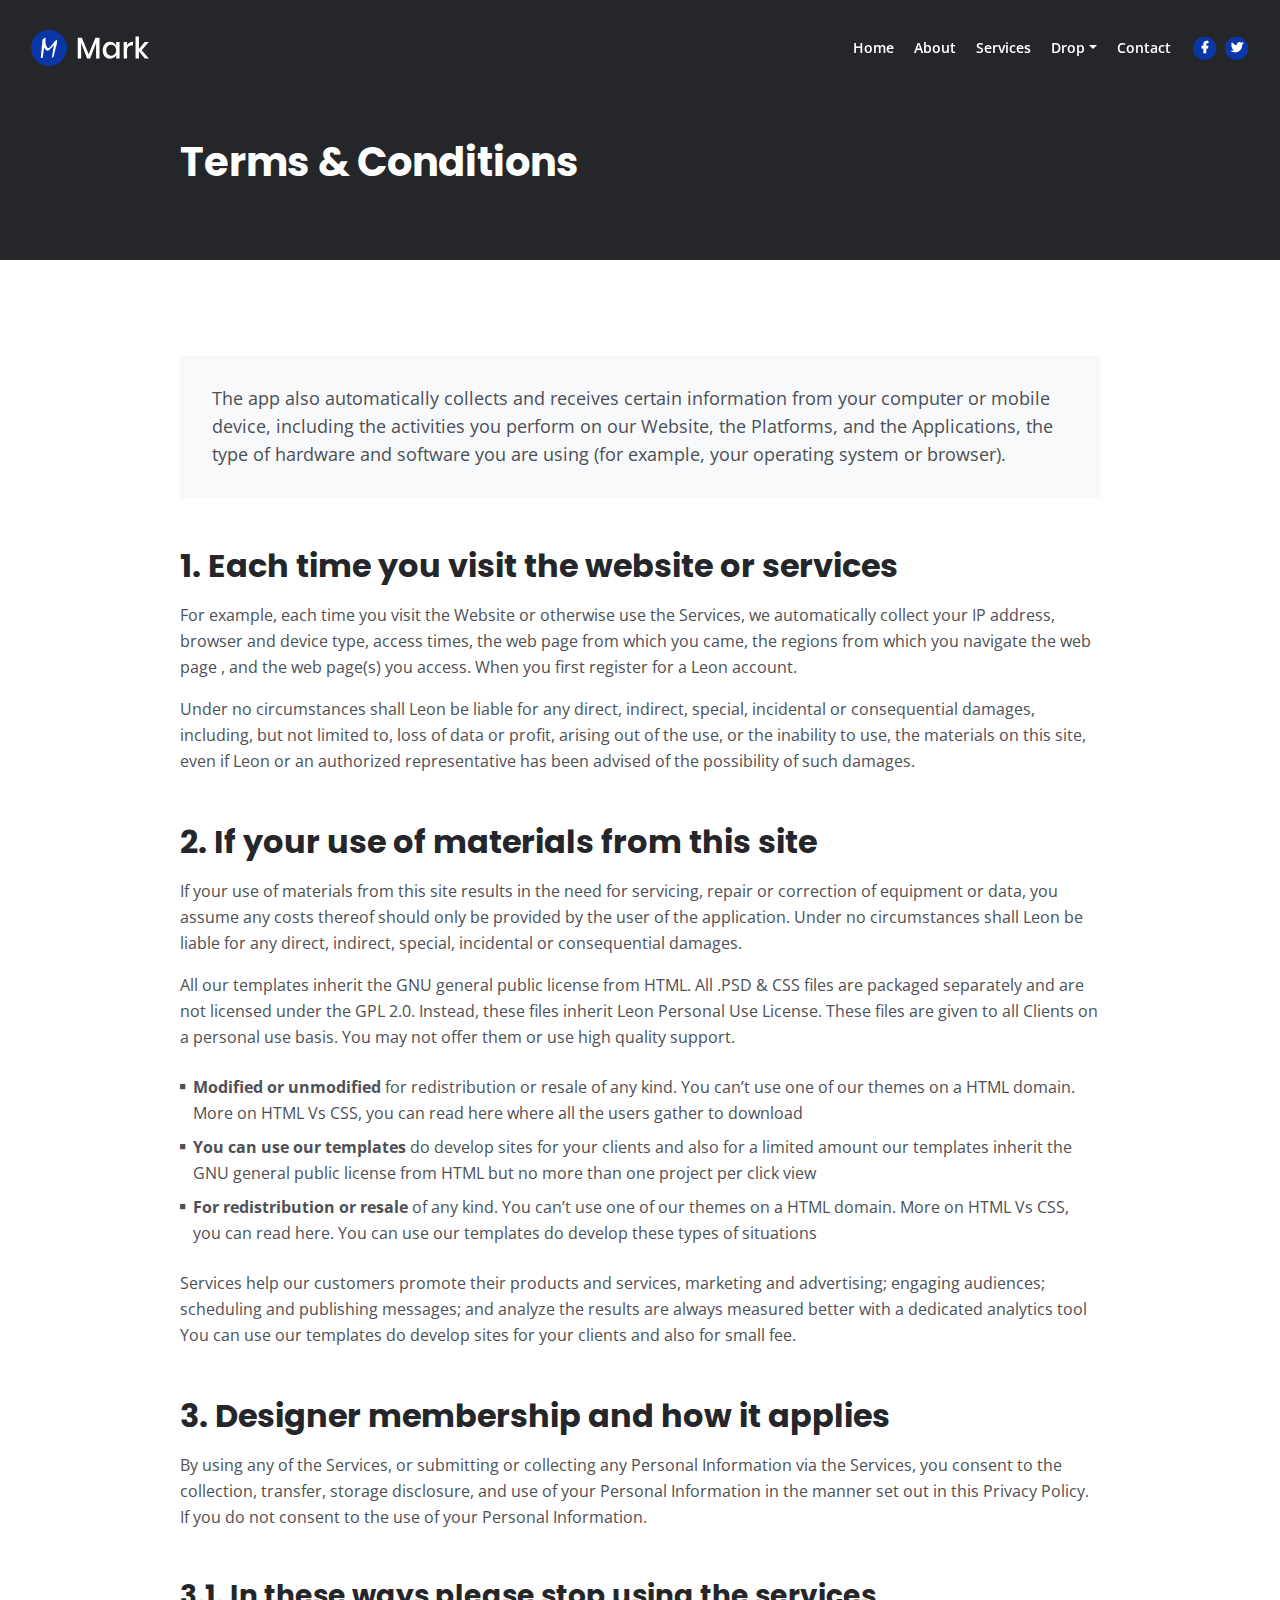
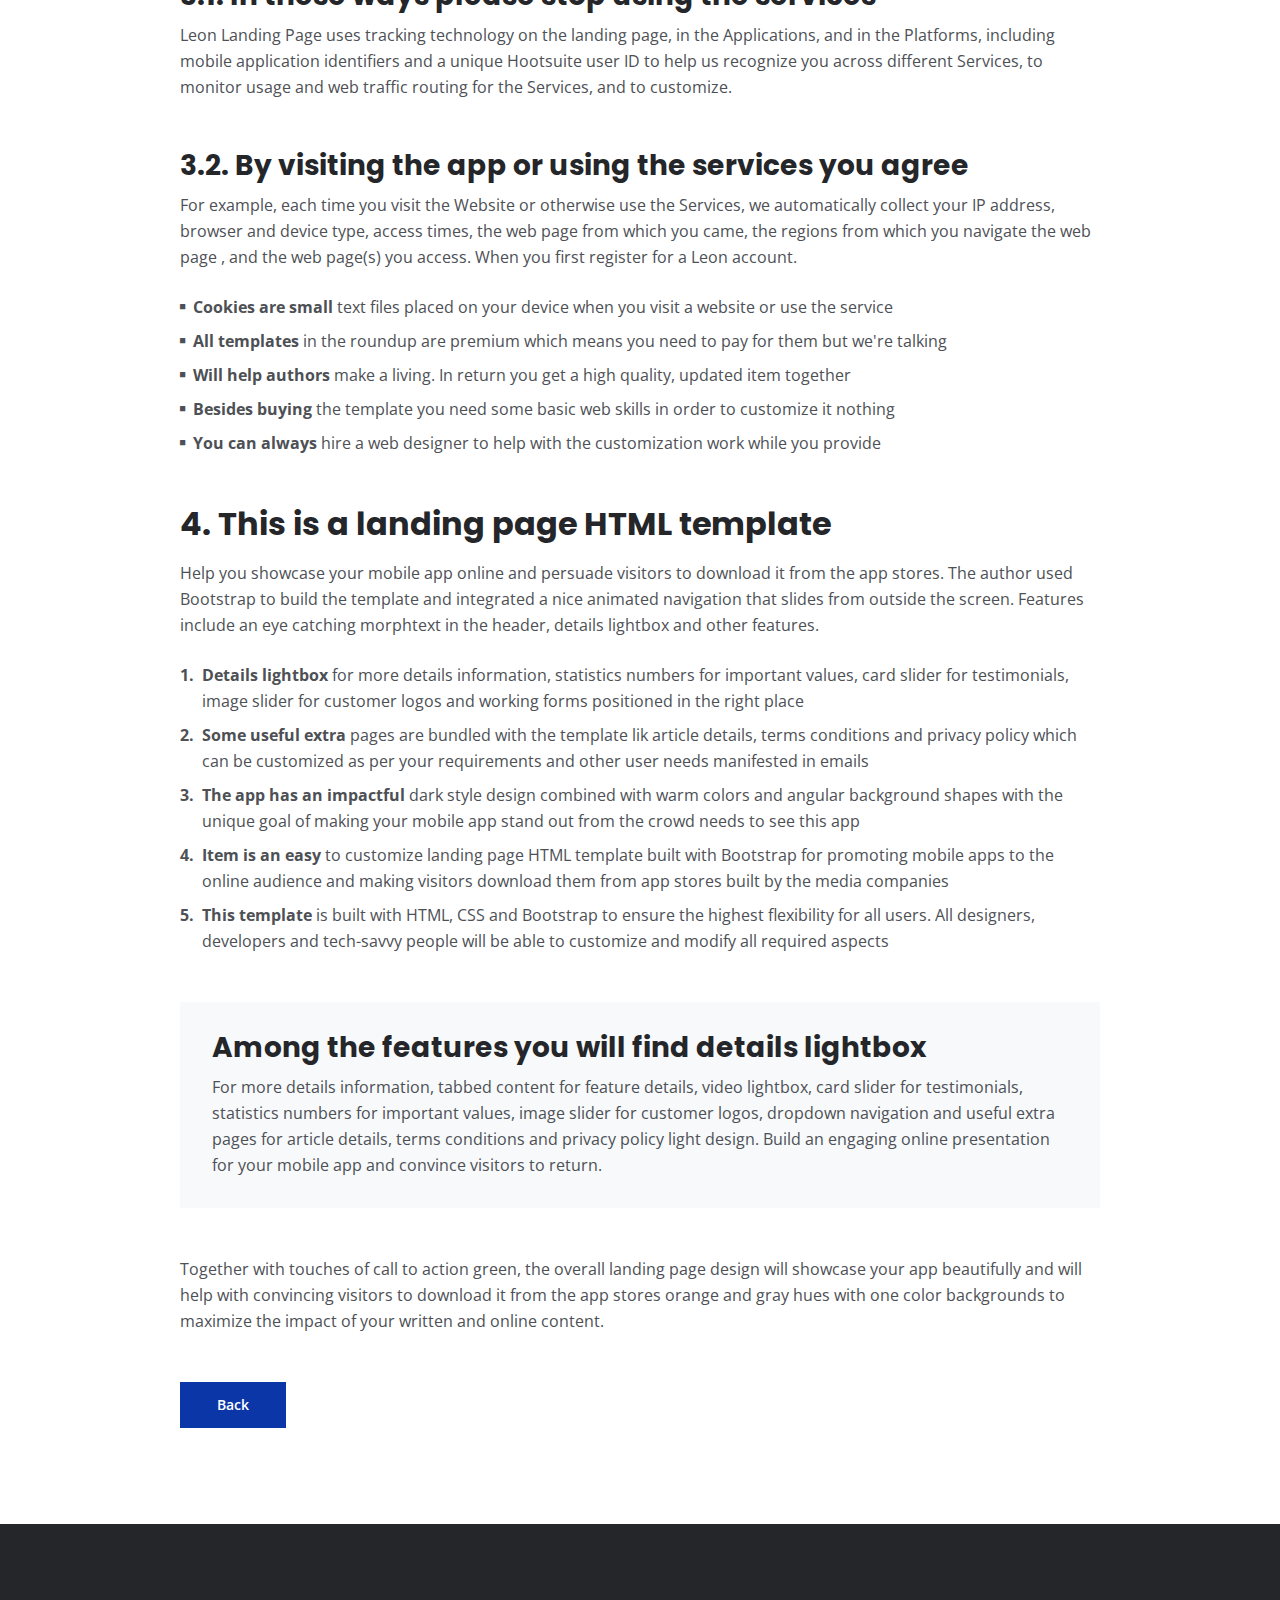
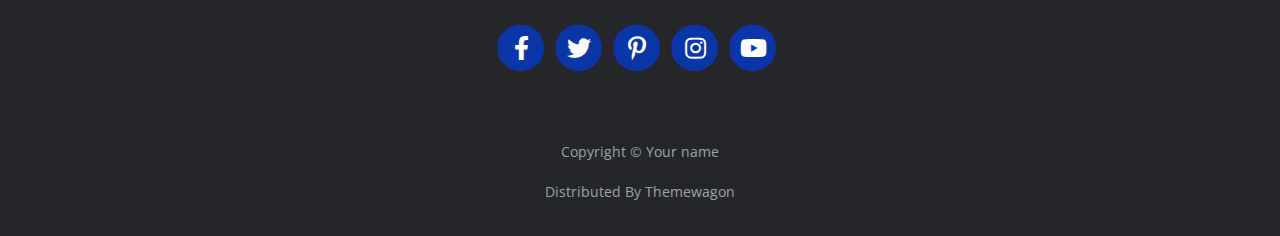
<file: terms.html>
<!DOCTYPE html>
<html lang="en">
<head>
    <meta charset="utf-8">
    <meta name="viewport" content="width=device-width, initial-scale=1, shrink-to-fit=no">
    
    <!-- SEO Meta Tags -->
    <meta name="description" content="Your description">
    <meta name="author" content="Your name">

    <!-- OG Meta Tags to improve the way the post looks when you share the page on Facebook, Twitter, LinkedIn -->
	<meta property="og:site_name" content="" /> <!-- website name -->
	<meta property="og:site" content="" /> <!-- website link -->
	<meta property="og:title" content=""/> <!-- title shown in the actual shared post -->
	<meta property="og:description" content="" /> <!-- description shown in the actual shared post -->
	<meta property="og:image" content="" /> <!-- image link, make sure it's jpg -->
	<meta property="og:url" content="" /> <!-- where do you want your post to link to -->
	<meta name="twitter:card" content="summary_large_image"> <!-- to have large image post format in Twitter -->

    <!-- Webpage Title -->
    <title>Terms & Conditions - Mark</title>
    
    <!-- Styles -->
    <link rel="preconnect" href="https://fonts.gstatic.com">
    <link href="https://fonts.googleapis.com/css2?family=Open+Sans:ital,wght@0,400;0,600;0,700;1,400&family=Poppins:wght@600&display=swap" rel="stylesheet">
    <link href="css/bootstrap.css" rel="stylesheet">
    <link href="css/fontawesome-all.css" rel="stylesheet">
	<link href="css/styles.css" rel="stylesheet">
	
	<!-- Favicon  -->
    <link rel="icon" href="images/favicon.png">
</head>
<body data-spy="scroll" data-target=".fixed-top">
    
    <!-- Navigation -->
    <nav class="navbar navbar-expand-lg fixed-top navbar-dark">
        <div class="container">
            
            <!-- Image Logo -->
            <a class="navbar-brand logo-image" href="index.html"><img src="images/logo.svg" alt="alternative"></a>  

            <!-- Text Logo - Use this if you don't have a graphic logo -->
            <!-- <a class="navbar-brand logo-text page-scroll" href="index.html">Mark</a> -->

            <button class="navbar-toggler p-0 border-0" type="button" data-toggle="offcanvas">
                <span class="navbar-toggler-icon"></span>
            </button>

            <div class="navbar-collapse offcanvas-collapse" id="navbarsExampleDefault">
                <ul class="navbar-nav ml-auto">
                    <li class="nav-item">
                        <a class="nav-link page-scroll" href="index.html#header">Home <span class="sr-only">(current)</span></a>
                    </li>
                    <li class="nav-item">
                        <a class="nav-link page-scroll" href="index.html#about">About</a>
                    </li>
                    <li class="nav-item">
                        <a class="nav-link page-scroll" href="index.html#services">Services</a>
                    </li>
                    <li class="nav-item dropdown">
                        <a class="nav-link dropdown-toggle" href="#" id="dropdown01" data-toggle="dropdown" aria-haspopup="true" aria-expanded="false">Drop</a>
                        <div class="dropdown-menu" aria-labelledby="dropdown01">
                            <a class="dropdown-item page-scroll" href="project.html">Project Details</a>
                            <div class="dropdown-divider"></div>
                            <a class="dropdown-item page-scroll" href="terms.html">Terms Conditions</a>
                            <div class="dropdown-divider"></div>
                            <a class="dropdown-item page-scroll" href="privacy.html">Privacy Policy</a>
                        </div>
                    </li>
                    <li class="nav-item">
                        <a class="nav-link page-scroll" href="index.html#contact">Contact</a>
                    </li>
                </ul>
                <span class="nav-item social-icons">
                    <span class="fa-stack">
                        <a href="#your-link">
                            <i class="fas fa-circle fa-stack-2x"></i>
                            <i class="fab fa-facebook-f fa-stack-1x"></i>
                        </a>
                    </span>
                    <span class="fa-stack">
                        <a href="#your-link">
                            <i class="fas fa-circle fa-stack-2x"></i>
                            <i class="fab fa-twitter fa-stack-1x"></i>
                        </a>
                    </span>
                </span>
            </div> <!-- end of navbar-collapse -->
        </div> <!-- end of container -->
    </nav> <!-- end of navbar -->
    <!-- end of navigation -->


    <!-- Header -->
    <header class="ex-header">
        <div class="container">
            <div class="row">
                <div class="col-xl-10 offset-xl-1">
                    <h1>Terms & Conditions</h1>
                </div> <!-- end of col -->
            </div> <!-- end of row -->
        </div> <!-- end of container -->
    </header> <!-- end of ex-header -->
    <!-- end of header -->


    <!-- Basic -->
    <div class="ex-basic-1 pt-5 pb-5">
        <div class="container">
            <div class="row">
                <div class="col-xl-10 offset-xl-1">
                    <div class="text-box mt-5 mb-5">
                        <p class="p-large">The app also automatically collects and receives certain information from your computer or mobile device, including the activities you perform on our Website, the Platforms, and the Applications, the type of hardware and software you are using (for example, your operating system or browser).</p>
                    </div> <!-- end of text-box -->

                    <h2 class="mb-3">1. Each time you visit the website or services</h2>
                    <p>For example, each time you visit the Website or otherwise use the Services, we automatically collect your IP address, browser and device type, access times, the web page from which you came, the regions from which you navigate the web page , and the web page(s) you access. When you first register for a Leon account.</p>
                    <p class="mb-5">Under no circumstances shall Leon be liable for any direct, indirect, special, incidental or consequential damages, including, but not limited to, loss of data or profit, arising out of the use, or the inability to use, the materials on this site, even if Leon or an authorized representative has been advised of the possibility of such damages.</p>

                    <h2 class="mb-3">2. If your use of materials from this site</h2>
                    <p>If your use of materials from this site results in the need for servicing, repair or correction of equipment or data, you assume any costs thereof should only be provided by the user of the application. Under no circumstances shall Leon be liable for any direct, indirect, special, incidental or consequential damages.</p>
                    <p class="mb-4">All our templates inherit the GNU general public license from HTML. All .PSD & CSS files are packaged separately and are not licensed under the GPL 2.0. Instead, these files inherit Leon Personal Use License. These files are given to all Clients on a personal use basis. You may not offer them or use high quality support.</p>
                    <ul class="list-unstyled li-space-lg mb-4">
                        <li class="media">
                            <i class="fas fa-square"></i>
                            <div class="media-body"><strong>Modified or unmodified</strong> for redistribution or resale of any kind. You can’t use one of our themes on a HTML domain. More on HTML Vs CSS, you can read here where all the users gather to download</div>
                        </li>
                        <li class="media">
                            <i class="fas fa-square"></i>
                            <div class="media-body"><strong>You can use our templates</strong>  do develop sites for your clients and also for a limited amount our templates inherit the GNU general public license from HTML but no more than one project per click view</div>
                        </li>
                        <li class="media">
                            <i class="fas fa-square"></i>
                            <div class="media-body"><strong>For redistribution or resale</strong> of any kind. You can’t use one of our themes on a HTML domain. More on HTML Vs CSS, you can read here. You can use our templates do develop these types of situations</div>
                        </li>
                    </ul>
                    <p class="mb-5">Services help our customers promote their products and services, marketing and advertising; engaging audiences; scheduling and publishing messages; and analyze the results are always measured better with a dedicated analytics tool You can use our templates do develop sites for your clients and also for small fee.</p>

                    <h2 class="mb-3">3. Designer membership and how it applies</h2>
                    <p class="mb-5">By using any of the Services, or submitting or collecting any Personal Information via the Services, you consent to the collection, transfer, storage disclosure, and use of your Personal Information in the manner set out in this Privacy Policy. If you do not consent to the use of your Personal Information.</p>
                    <h3>3.1. In these ways please stop using the services</h3>
                    <p class="mb-5">Leon Landing Page uses tracking technology on the landing page, in the Applications, and in the Platforms, including mobile application identifiers and a unique Hootsuite user ID to help us recognize you across different Services, to monitor usage and web traffic routing for the Services, and to customize.</p>
                    <h3>3.2. By visiting the app or using the services you agree</h3>
                    <p class="mb-4">For example, each time you visit the Website or otherwise use the Services, we automatically collect your IP address, browser and device type, access times, the web page from which you came, the regions from which you navigate the web page , and the web page(s) you access. When you first register for a Leon account.</p>
                    <ul class="list-unstyled li-space-lg mb-5">
                        <li class="media">
                            <i class="fas fa-square"></i>
                            <div class="media-body"><strong>Cookies are small</strong> text files placed on your device when you visit a website or use the service</div>
                        </li>
                        <li class="media">
                            <i class="fas fa-square"></i>
                            <div class="media-body"><strong>All templates</strong> in the roundup are premium which means you need to pay for them but we're talking</div>
                        </li>
                        <li class="media">
                            <i class="fas fa-square"></i>
                            <div class="media-body"><strong>Will help authors </strong> make a living. In return you get a high quality, updated item together</div>
                        </li>
                        <li class="media">
                            <i class="fas fa-square"></i>
                            <div class="media-body"><strong>Besides buying</strong> the template you need some basic web skills in order to customize it nothing</div>
                        </li>
                        <li class="media">
                            <i class="fas fa-square"></i>
                            <div class="media-body"><strong>You can always</strong> hire a web designer to help with the customization work while you provide</div>
                        </li>
                    </ul>
                    
                    <h2 class="mb-3">4. This is a landing page HTML template</h2>
                    <p class="mb-4">Help you showcase your mobile app online and persuade visitors to download it from the app stores. The author used Bootstrap to build the template and integrated a nice animated navigation that slides from outside the screen. Features include an eye catching morphtext in the header, details lightbox and other features.</p>
                    <ul class="list-unstyled li-space-lg mb-5">
                        <li class="media">
                            <strong>1.</strong>
                            <div class="media-body"><strong>Details lightbox</strong> for more details information, statistics numbers for important values, card slider for testimonials, image slider for customer logos and working forms positioned in the right place</div>
                        </li>
                        <li class="media">
                            <strong>2.</strong>
                            <div class="media-body"><strong>Some useful extra</strong> pages are bundled with the template lik article details, terms conditions and privacy policy which can be customized as per your requirements and other user needs manifested in emails</div>
                        </li>
                        <li class="media">
                            <strong>3.</strong>
                            <div class="media-body"><strong>The app has an impactful</strong> dark style design combined with warm colors and angular background shapes with the unique goal of making your mobile app stand out from the crowd needs to see this app</div>
                        </li>
                        <li class="media">
                            <strong>4.</strong>
                            <div class="media-body"><strong>Item is an easy</strong> to customize landing page HTML template built with Bootstrap for promoting mobile apps to the online audience and making visitors download them from app stores built by the media companies</div>
                        </li>
                        <li class="media">
                            <strong>5.</strong>
                            <div class="media-body"><strong>This template</strong> is built with HTML, CSS and Bootstrap to ensure the highest flexibility for all users. All designers, developers and tech-savvy people will be able to customize and modify all required aspects</div>
                        </li>
                    </ul>
                    
                    <div class="text-box mb-5">
                        <h3>Among the features you will find details lightbox</h3>
                        <p>For more details information, tabbed content for feature details, video lightbox, card slider for testimonials, statistics numbers for important values, image slider for customer logos, dropdown navigation and useful extra pages for article details, terms conditions and privacy policy light design. Build an engaging online presentation for your mobile app and convince visitors to return.</p>
                    </div> <!-- end of text-box -->
                    <p class="mb-5">Together with touches of call to action green, the overall landing page design will showcase your app beautifully and will help with convincing visitors to download it from the app stores orange and gray hues with one color backgrounds to maximize the impact of your written and online content.</p>
                    
                    <a class="btn-solid-reg mb-5" href="index.html">Back</a>
                </div> <!-- end of col -->
            </div> <!-- end of row -->
        </div> <!-- end of container -->
    </div> <!-- end of ex-basic-1 -->
    <!-- end of basic -->


    <!-- Footer -->
    <div class="footer bg-gray">
        <div class="container">
            <div class="row">
                <div class="col-lg-12">
                    <div class="social-container">
                        <span class="fa-stack">
                            <a href="#your-link">
                                <i class="fas fa-circle fa-stack-2x"></i>
                                <i class="fab fa-facebook-f fa-stack-1x"></i>
                            </a>
                        </span>
                        <span class="fa-stack">
                            <a href="#your-link">
                                <i class="fas fa-circle fa-stack-2x"></i>
                                <i class="fab fa-twitter fa-stack-1x"></i>
                            </a>
                        </span>
                        <span class="fa-stack">
                            <a href="#your-link">
                                <i class="fas fa-circle fa-stack-2x"></i>
                                <i class="fab fa-pinterest-p fa-stack-1x"></i>
                            </a>
                        </span>
                        <span class="fa-stack">
                            <a href="#your-link">
                                <i class="fas fa-circle fa-stack-2x"></i>
                                <i class="fab fa-instagram fa-stack-1x"></i>
                            </a>
                        </span>
                        <span class="fa-stack">
                            <a href="#your-link">
                                <i class="fas fa-circle fa-stack-2x"></i>
                                <i class="fab fa-youtube fa-stack-1x"></i>
                            </a>
                        </span>
                    </div> <!-- end of social-container -->
                </div> <!-- end of col -->
            </div> <!-- end of row -->
        </div> <!-- end of container -->
    </div> <!-- end of footer -->  
    <!-- end of footer -->


    <!-- Copyright -->
    <div class="copyright bg-gray">
        <div class="container">
            <div class="row">
                <div class="col-lg-12">
                    <p class="p-small">Copyright © <a class="no-line" href="#your-link">Your name</a></p>
                </div> <!-- end of col -->
            </div> <!-- enf of row -->
        </div> <!-- end of container -->

        <div class="container">
            <div class="row">
                <div class="col-lg-12">
                    <p class="p-small">Distributed By <a class="no-line" href="https://themewagon.com/">Themewagon</a></p>
                </div> <!-- end of col -->
            </div> <!-- enf of row -->
        </div> <!-- end of container -->
    </div> <!-- end of copyright --> 
    <!-- end of copyright -->
    
    	
    <!-- Scripts -->
    <script src="js/jquery.min.js"></script> <!-- jQuery for Bootstrap's JavaScript plugins -->
    <script src="js/bootstrap.min.js"></script> <!-- Bootstrap framework -->
    <script src="js/jquery.easing.min.js"></script> <!-- jQuery Easing for smooth scrolling between anchors -->
    <script src="js/scripts.js"></script> <!-- Custom scripts -->
</body>
</html>
</file>
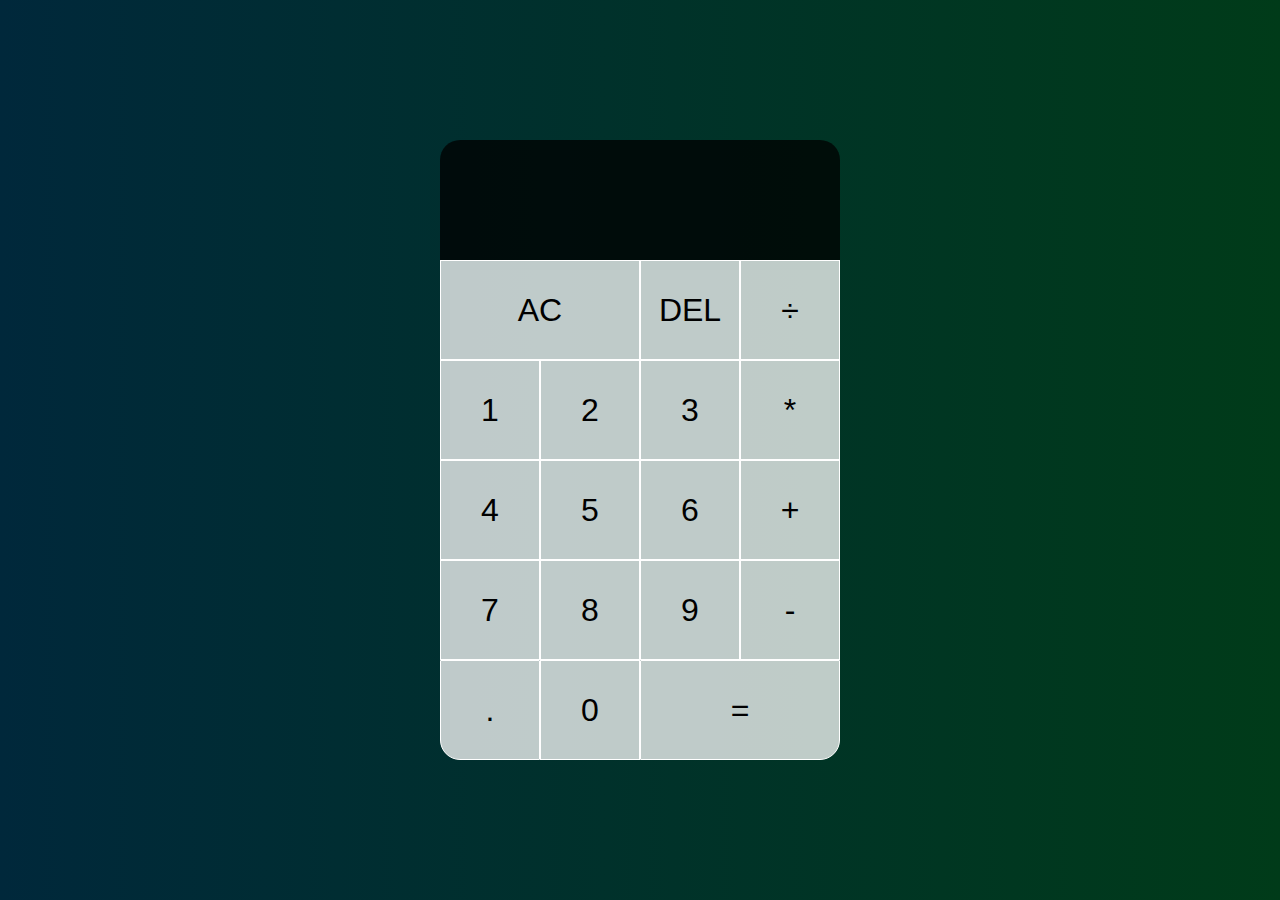
<file: Projects/p1/project1.html>
<!DOCTYPE html>
<html lang="en">
<head>
  <meta charset="UTF-8">
  <meta name="viewport" content="width=device-width, initial-scale=1.0">
  <meta http-equiv="X-UA-Compatible" content="ie=edge">
  <title>Calculator</title>
  <link href="styles.css" rel="stylesheet">
  <script src="script.js" defer></script>
</head>
<body>
  <div class="all">
    <div class="grid">
    <div class="output">
      <div data-previous-operand class="previous-operand"></div>
      <div data-current-operand class="current-operand"></div>
    </div>
    <button data-all-clear class="span-two">AC</button>
    <button data-delete>DEL</button>
    <button data-operation>÷</button>
    <button data-number>1</button>
    <button data-number>2</button>
    <button data-number>3</button>
    <button data-operation>*</button>
    <button data-number>4</button>
    <button data-number>5</button>
    <button data-number>6</button>
    <button data-operation>+</button>
    <button data-number>7</button>
    <button data-number>8</button>
    <button data-number>9</button>
    <button data-operation>-</button>
    <button data-number id="corner1">.</button>
    <button data-number>0</button>
    <button data-equals class="span-two" id="corner2">=</button>
  </div>
  </div>
  
</body>
</html>
</file>
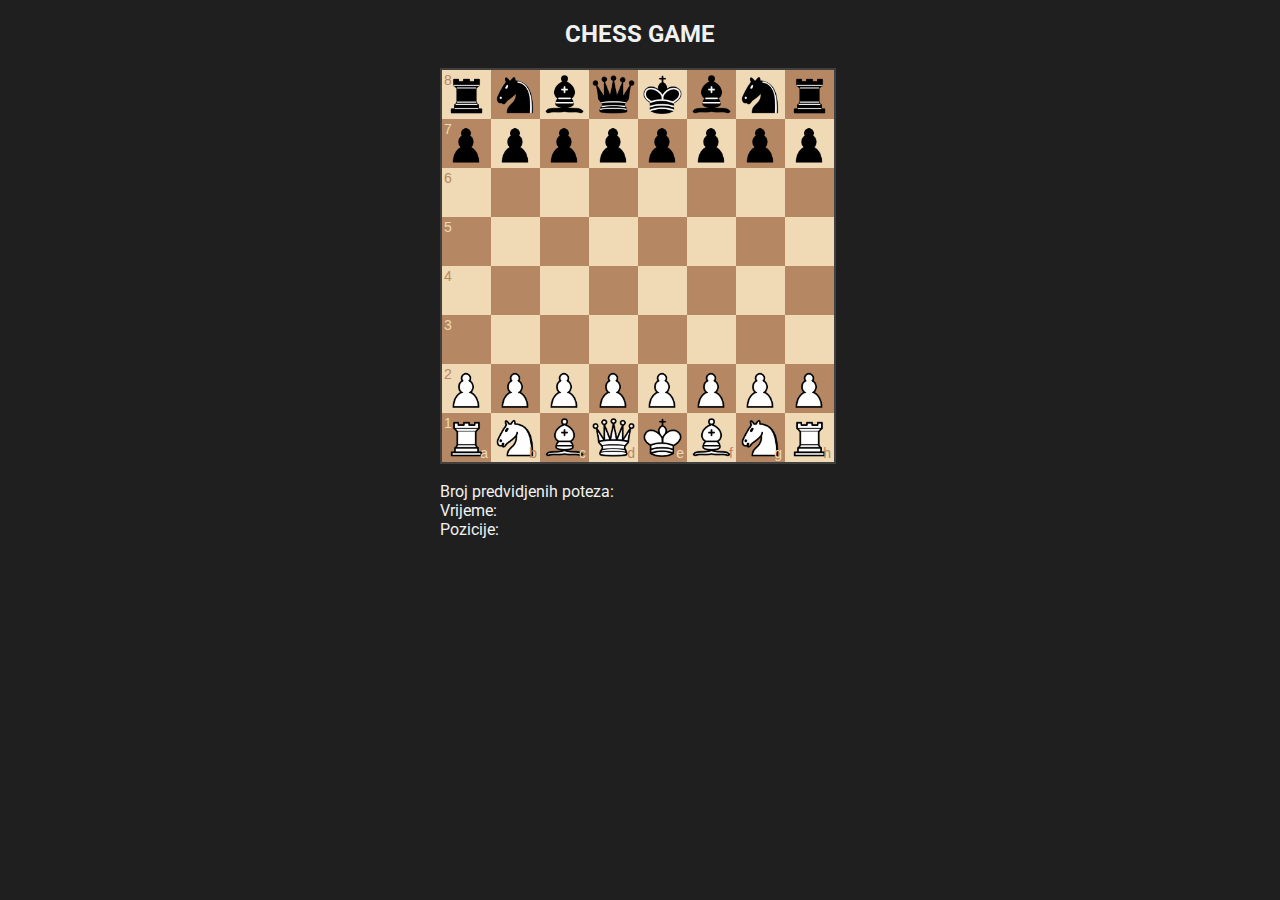
<file: Projects/p2/project2.html>
<!DOCTYPE html>
<html lang="en">
<head>
    <meta charset="UTF-8">
    <link rel="stylesheet" href="lib/chessboardjs/css/chessboard-0.3.0.css">
    <link rel="stylesheet" href="style.css">
    <link rel="preconnect" href="https://fonts.googleapis.com">
<link rel="preconnect" href="https://fonts.gstatic.com" crossorigin>
<link href="https://fonts.googleapis.com/css2?family=Roboto:ital,wght@1,300&display=swap" rel="stylesheet">
<title>Chess Projekat Mateja</title>
</head>
<body>
<h2>CHESS GAME</h2>
<div id="board" class="board"></div>
<div class="info">
    <label style="display:none;">Search depth:
    <select id="search-depth">
        <option value="1">1</option>
        <option value="2">2</option>
        <option value="3" selected>3</option>
        <option value="4">4</option>
        <option value="5">5</option>
    </select>
	</label>
    <br>
    <span>Broj predvidjenih poteza: <span id="position-count"></span></span>
    <br>
    <span>Vrijeme: <span id="time"></span></span>
    <br>
    <span>Pozicije: <span id="positions-per-s"></span> </span>
    <br>
    <br>
    <div id="move-history" class="move-history">
    </div>
</div>
<script src="lib/jquery/jquery-3.2.1.min.js"></script>
<script src="lib/chessboardjs/js/chess.js"></script>
<script src="lib/chessboardjs/js/chessboard-0.3.0.js"></script>
<script src="script.js"></script>
<script>

</script>
</body>
</html>
</file>
<file: css/styles.css>
/* Description: Master CSS file */

/*****************************************
Table Of Contents:
- General Styles
- Navigation
- Header
- About
- Services
- Details
- Projects
- Works
- Testimonials
- Questions
- Contact
- Footer 
- Copyright
- Back To Top Button
- Extra Pages
- Media Queries
******************************************/

/*****************************************
Colors:
- Backgrounds, navbar - black #24262a
- Backgrounds - light gray #f7f9fb
- Buttons, icons - blue #0b36a8
- Headings text - black #24262a
- Body text - dark gray #4d5055
******************************************/


/**************************/
/*     General Styles     */
/**************************/
body,
html {
    width: 100%;
	height: 100%;
}

body, p {
	color: #4d5055; 
	font: 400 1rem/1.625rem "Open Sans", sans-serif;
}

h1 {
	color: #24262a;
	font-weight: 700;
	font-size: 2.5rem;
	line-height: 3.25rem;
	font-family: "Poppins"
}

h2 {
	color: #24262a;
	font-weight: 700;
	font-size: 2rem;
	line-height: 2.5rem;
	font-family: "Poppins"
}

h3 {
	color: #24262a;
	font-weight: 700;
	font-size: 1.75rem;
	line-height: 2.25rem;
	font-family: "Poppins"
}

h4 {
	color: #24262a;
	font-weight: 700;
	font-size: 1.5rem;
	line-height: 2rem;
	font-family: "Poppins"
}

h5 {
	color: #24262a;
	font-weight: 700;
	font-size: 1.25rem;
	line-height: 1.625rem;
	font-family: "Poppins"
}

h6 {
	color: #24262a;
	font-weight: 700;
	font-size: 1rem;
	line-height: 1.375rem;
	font-family: "Poppins"
}

.p-large {
	font-size: 1.125rem;
	line-height: 1.75rem;
}

.p-small {
	font-size: 0.875rem;
	line-height: 1.5rem;
}

.testimonial-text {
	font-style: italic;
}

.testimonial-author {
	font-weight: 700;
	font-size: 1rem;
	line-height: 1.5rem;
}

.li-space-lg li {
	margin-bottom: 0.5rem;
}

a {
	color: #4d5055;
	text-decoration: underline;
}

a:hover {
	color: #4d5055;
	text-decoration: underline;
}

.no-line {
	text-decoration: none;
}

.no-line:hover {
	text-decoration: none;
}

.blue {
	color: #2259ec;
}

.bg-gray {
	background-color: #f7f9fb;
}

.section-divider {
	display: block;
	height: 1px;
	margin: 0;
	border: none;
	background-color: #d3dae2;
}

.btn-solid-reg {
	display: inline-block;
	padding: 1.375rem 2.25rem 1.375rem 2.25rem;
	border: 1px solid #0b36a8;
	background-color: #0b36a8;
	color: #ffffff;
	font-weight: 600;
	font-size: 0.875rem;
	line-height: 0;
	text-decoration: none;
	transition: all 0.2s;
}

.btn-solid-reg:hover {
	background-color: transparent;
	color: #0b36a8; /* needs to stay here because of the color property of a tag */
	text-decoration: none;
}

.btn-solid-lg {
	display: inline-block;
	padding: 1.625rem 2.625rem 1.625rem 2.625rem;
	border: 1px solid #0b36a8;
	background-color: #0b36a8;
	color: #ffffff;
	font-weight: 600;
	font-size: 0.875rem;
	line-height: 0;
	text-decoration: none;
	transition: all 0.2s;
}

.btn-solid-lg:hover {
	background-color: transparent;
	color: #0b36a8; /* needs to stay here because of the color property of a tag */
	text-decoration: none;
}

.btn-outline-reg {
	display: inline-block;
	padding: 1.375rem 2.25rem 1.375rem 2.25rem;
	border: 1px solid #24262a;
	background-color: transparent;
	color: #24262a;
	font-weight: 600;
	font-size: 0.875rem;
	line-height: 0;
	text-decoration: none;
	transition: all 0.2s;
}

.btn-outline-reg:hover {
	background-color: #24262a;
	color: #ffffff;
	text-decoration: none;
}

.btn-outline-lg {
	display: inline-block;
	padding: 1.625rem 2.625rem 1.625rem 2.625rem;
	border: 1px solid #24262a;
	background-color: transparent;
	color: #24262a;
	font-weight: 600;
	font-size: 0.875rem;
	line-height: 0;
	text-decoration: none;
	transition: all 0.2s;
}

.btn-outline-lg:hover {
	background-color: #24262a;
	color: #ffffff;
	text-decoration: none;
}

.btn-outline-sm {
	display: inline-block;
	padding: 1rem 1.5rem 1rem 1.5rem;
	border: 1px solid #24262a;
	background-color: transparent;
	color: #24262a;
	font-weight: 600;
	font-size: 0.875rem;
	line-height: 0;
	text-decoration: none;
	transition: all 0.2s;
}

.btn-outline-sm:hover {
	background-color: #24262a;
	color: #ffffff;
	text-decoration: none;
}

.form-group {
	position: relative;
	margin-bottom: 1.25rem;
}

.label-control {
	position: absolute;
	top: 0.875rem;
	left: 1.5rem;
	color: #7d838a;
	opacity: 1;
	font-size: 0.875rem;
	line-height: 1.375rem;
	cursor: text;
	transition: all 0.2s ease;
}

.form-control-input:focus + .label-control,
.form-control-input.notEmpty + .label-control,
.form-control-textarea:focus + .label-control,
.form-control-textarea.notEmpty + .label-control {
	top: 0.125rem;
	color: #4d5055;
	opacity: 1;
	font-size: 0.75rem;
	font-weight: 700;
}

.form-control-input,
.form-control-select {
	display: block; /* needed for proper display of the label in Firefox, IE, Edge */
	width: 100%;
	padding-top: 1.125rem;
	padding-bottom: 0.125rem;
	padding-left: 1.5rem;
	border: 1px solid #cbcbd1;
	background-color: #ffffff;
	color: #4d5055;
	font-size: 0.875rem;
	line-height: 1.875rem;
	transition: all 0.2s;
	-webkit-appearance: none; /* removes inner shadow on form inputs on ios safari */
}

.form-control-select {
	padding-top: 0.5rem;
	padding-bottom: 0.5rem;
	height: 3.25rem;
	color: #7d838a;
}

select {
    /* you should keep these first rules in place to maintain cross-browser behavior */
    -webkit-appearance: none;
	-moz-appearance: none;
	-ms-appearance: none;
    -o-appearance: none;
    appearance: none;
    background-image: url('../images/down-arrow.png');
    background-position: 96% 50%;
    background-repeat: no-repeat;
    outline: none;
}

.form-control-textarea {
	display: block; /* used to eliminate a bottom gap difference between Chrome and IE/FF */
	width: 100%;
	height: 14rem; /* used instead of html rows to normalize height between Chrome and IE/FF */
	padding-top: 1.5rem;
	padding-left: 1.3125rem;
	border: 1px solid #cbcbd1;
	background-color: #ffffff;
	color: #4d5055;
	font-size: 0.875rem;
	line-height: 1.5rem;
	transition: all 0.2s;
}

.form-control-input:focus,
.form-control-select:focus,
.form-control-textarea:focus {
	border: 1px solid #a1a1a1;
	outline: none; /* Removes blue border on focus */
}

.form-control-input:hover,
.form-control-select:hover,
.form-control-textarea:hover {
	border: 1px solid #a1a1a1;
}

.checkbox {
	font-size: 0.75rem;
	line-height: 1.25rem;
}

input[type='checkbox'] {
	vertical-align: -10%;
	margin-right: 0.5rem;
}

.form-control-submit-button {
	display: inline-block;
	width: 100%;
	height: 3.25rem;
	border: 1px solid #0b36a8;
	border-radius: 32px;
	background-color: #0b36a8;
	color: #ffffff;
	font-weight: 600;
	font-size: 0.875rem;
	line-height: 0;
	cursor: pointer;
	transition: all 0.2s;
}

.form-control-submit-button:hover {
	border: 1px solid #24262a;
	background-color: transparent;
	color: #24262a;
}


/**********************/
/*     Navigation     */
/**********************/
.navbar {
	background-color: #24262a;
	font-weight: 600;
	font-size: 0.875rem;
	line-height: 0.875rem;
	box-shadow: 0 1px 6px 0 rgba(0, 0, 0, 0.025);
}

.navbar .navbar-brand {
	padding-top: 0.125rem;
	padding-bottom: 0.125rem;
}

.navbar .logo-image img {
    width: 118px;
	height: 36px;
}

.navbar .logo-text {
	color: #ffffff;
	font-weight: 700;
	font-size: 1.875rem;
	line-height: 1rem;
	text-decoration: none;
}

.offcanvas-collapse {
	position: fixed;
	top: 3.25rem; /* adjusts the height between the top of the page and the offcanvas menu */
	bottom: 0;
	left: 100%;
	width: 100%;
	padding-right: 1rem;
	padding-left: 1rem;
	overflow-y: auto;
	visibility: hidden;
	background-color: #24262a;
	transition: visibility .3s ease-in-out, -webkit-transform .3s ease-in-out;
	transition: transform .3s ease-in-out, visibility .3s ease-in-out;
	transition: transform .3s ease-in-out, visibility .3s ease-in-out, -webkit-transform .3s ease-in-out;
}

.offcanvas-collapse.open {
	visibility: visible;
	-webkit-transform: translateX(-100%);
	transform: translateX(-100%);
}

.navbar .navbar-nav {
	margin-top: 0.75rem;
	margin-bottom: 0.5rem;
}

.navbar .nav-item .nav-link {
	padding-top: 0.625rem;
	padding-bottom: 0.625rem;
	color: #ffffff;
	text-decoration: none;
	transition: all 0.2s ease;
}

.navbar .nav-item.dropdown.show .nav-link,
.navbar .nav-item .nav-link:hover,
.navbar .nav-item .nav-link.active {
	color: #9c9ead;
}

/* Dropdown Menu */
.navbar .dropdown .dropdown-menu {
	animation: fadeDropdown 0.2s; /* required for the fade animation */
}

@keyframes fadeDropdown {
    0% {
        opacity: 0;
    }

    100% {
        opacity: 1;
	}
}

.navbar .dropdown-menu {
	margin-top: 0.5rem;
	margin-bottom: 0.5rem;
	border: none;
	background-color: #24262a;
}

.navbar .dropdown-item {
	padding-top: 0.5rem;
	padding-bottom: 0.5rem;
	color: #ffffff;
	font-weight: 600;
	font-size: 0.875rem;
	line-height: 0.875rem;
	text-decoration: none;
}

.navbar .dropdown-item:hover {
	background-color: #24262a;
	color: #9c9ead;
}

.navbar .dropdown-divider {
	width: 100%;
	height: 1px;
	margin: 0.5rem auto 0.5rem auto;
	border: none;
	background-color: #505050;
}
/* end of dropdown menu */

.navbar .fa-stack {
	width: 2em;
	margin-right: 0.25rem;
	font-size: 0.75rem;
}

.navbar .fa-stack-2x {
	color: #0b36a8;
	transition: all 0.2s ease;
}

.navbar .fa-stack-1x {
	color: #ffffff;
	transition: all 0.2s ease;
}

.navbar .fa-stack:hover .fa-stack-2x {
	color: #ffffff;
}

.navbar .fa-stack:hover .fa-stack-1x {
	color: #0b36a8;
}

.navbar .navbar-toggler {
	padding: 0;
	border: none;
	font-size: 1.25rem;
}


/******************/
/*     Header     */
/******************/
.header {
	padding-top: 7rem;
	padding-bottom: 5.5rem;
	background: linear-gradient(rgba(0, 0, 0, 0.1), rgba(0, 0, 0, 0.1)), url('../images/header-background.jpg') center center no-repeat;
	background-size: cover;
	text-align: center;
}

.header .h1-large {
	margin-bottom: 1.75rem;
	color: #ffffff;
}

.header .btn-solid-lg:hover {
	border: 1px solid #ffffff;
	color: #ffffff;
}

.header .btn-outline-lg {
	padding: 1.625rem 1.625rem 1.625rem 1.625rem;
	border: none;
	color: #ffffff;
}

.header .btn-outline-lg:hover {
	background: transparent;
	color: #9c9ead;
	text-decoration: none;
}

.header .btn-outline-lg .fas {
	margin-right: 0.375rem;
}


/*****************/
/*     About     */
/*****************/
.basic-1 {
	padding-top: 7.75rem;
	padding-bottom: 5.25rem;
}

.basic-1 .text-container {
	margin-bottom: 3rem;
}

.basic-1 .time {
	margin-bottom: 0.5rem;
	color: #0b36a8;
	font-weight: 600;
	font-size: 0.875rem;
	line-height: 1.5rem;
	font-family: "Poppins";
}

.basic-1 h6 {
	margin-bottom: 0.125rem;
}


/********************/
/*     Services     */
/********************/
.basic-2 {
	padding-top: 7.75rem;
	padding-bottom: 5.25rem;
}

.basic-2 .h2-heading {
	margin-bottom: 0.75rem;
	text-align: center;
}

.basic-2 .p-heading {
	margin-bottom: 4rem;
	text-align: center;
}

.basic-2 .text-box {
	margin-bottom: 3rem;
	padding: 3.5rem 1rem 2.125rem 1rem;
	border: 1px solid #cfd7de;
}

.basic-2 .fas,
.basic-2 .far {
	margin-bottom: 1.75rem;
	color: #0b36a8;
	font-size: 3.5rem;
}

.basic-2 h4 {
	letter-spacing: 1px;
}


/*******************/
/*     Details     */
/*******************/
.split .area-1 {
	height: 430px;
	background: linear-gradient(to bottom right, rgba(25, 26, 29, 0.5), rgba(25, 26, 29, 0.5)), url('../images/details-background.jpg') center center no-repeat;
	background-size: cover;
}

.split .area-2 {
	padding-top: 7.75rem;
	padding-bottom: 7.75rem;
}

.split p {
	margin-bottom: 2.25rem;
}

.split .icons-container {
	margin-top: 3rem;
}

.split .icons-container img {
	width: 50px;
	margin-right: 0.625rem;
	margin-bottom: 0.75rem;
}


/********************/
/*     Projects     */
/********************/
.basic-3 {
	padding-top: 7.75rem;
	padding-bottom: 1rem;
}

.basic-3 .h2-heading {
	margin-bottom: 0.75rem;
	text-align: center;
}

.basic-3 .p-heading {
	margin-bottom: 4rem;
	text-align: center;
}

.basic-3 .text-container {
	margin-bottom: 4rem;
}

.basic-3 .image-container {
	margin-bottom: 1rem;
}

/* Hover Animation */
.basic-3 .image-container {
	overflow: hidden;
	margin-right: auto;
	margin-left: auto;
}

.basic-3 .image-container img {
	margin: 0;
	transition: all 0.2s;
}

.basic-3 .image-container:hover img {
	-moz-transform: scale(1.1);
	-webkit-transform: scale(1.1);
	transform: scale(1.1);
} 
/* end of hover animation */


/*****************/
/*     Works     */
/*****************/
.basic-4 {
	padding-bottom: 1rem;
}

.basic-4 .text-container {
	margin-bottom: 4rem;
}

.basic-4 .image-container {
	margin-bottom: 1rem;
}

/* Hover Animation */
.basic-4 .image-container {
	overflow: hidden;
	margin-right: auto;
	margin-left: auto;
}

.basic-4 .image-container img {
	margin: 0;
	transition: all 0.2s;
}

.basic-4 .image-container:hover img {
	-moz-transform: scale(1.15);
	-webkit-transform: scale(1.15);
	transform: scale(1.15);
} 
/* end of hover animation */


/************************/
/*     Testimonials     */
/************************/
.cards-1 {
	padding-top: 3rem;
	padding-bottom: 3.875rem;
}

.cards-1 .h2-heading {
	margin-bottom: 3rem;
	text-align: center;
}

.cards-1 .card {
	margin-bottom: 4rem;
	border: none;
}

.cards-1 .card-body {
	padding: 0;
	text-align: center;
}

.cards-1 .testimonial-text {
	margin-bottom: 1.625rem;
}

.cards-1 img {
	display: inline-block;
	width: 60px;
	margin-bottom: 0.875rem;
	border-radius: 50%;
}

.cards-1 .text {
	margin-top: 0.375rem;
}

.cards-1 .testimonial-author {
	color: #24262a;
}

.cards-1 .testimonial-author,
.cards-1 .occupation {
	font-size: 0.875rem;
	line-height: 1.375rem;
}


/*********************/
/*     Questions     */
/*********************/
.accordion-1 {
	padding-top: 7.75rem;
	padding-bottom: 6.75rem;
}

.accordion-1 .h2-heading {
	margin-bottom: 2.5rem;
	text-align: center;
}

.accordion-1 .card {
	margin-bottom: 1.75rem;
	border: none;
}

.accordion-1 .card-header {
	padding: 0;
	border: none;
	background-color: transparent;
}

.accordion-1 .card button {
	padding: 0;
	color: #24262a;
	font-weight: 600;
	font-size: 1.125rem;
	line-height: 1.75rem;
	font-family: 'Poppins';
}

.accordion-1 .card button:hover {
	text-decoration: none;
}

.accordion-1 .card button:before {
	float: left;
	margin-right: 0.625rem;
	font-family: 'Font Awesome 5 Free';
	font-weight: 900;
	content: "\f078";
	transition: all 0.2s;
}

.accordion-1 .card button.collapsed:before {
	-webkit-transform: rotate(180deg);
	-moz-transform: rotate(180deg);
	transform: rotate(180deg);
} 

.accordion-1 .card-body {
	padding: 0.75rem 1.5rem 0.5rem 1.5rem;
}


/*******************/
/*     Contact     */
/*******************/
.form-1 {
	padding-top: 7.75rem;
	padding-bottom: 7rem;
	text-align: center;
}

.form-1 .h2-heading {
	margin-bottom: 0.75rem;
	text-align: center;
}

.form-1 .p-heading {
	margin-bottom: 4rem;
}


/******************/
/*     Footer     */
/******************/
.footer {
	padding-top: 6.25rem;
	padding-bottom: 2rem;
	background-color: #24262a;
	text-align: center;
}

.footer a {
	text-decoration: none;
}

.footer .fa-stack {
	width: 2em;
	margin-bottom: 1.25rem;
	margin-right: 0.375rem;
	font-size: 1.5rem;
}

.footer .fa-stack .fa-stack-1x {
    color: #ffffff;
	transition: all 0.2s ease;
}

.footer .fa-stack .fa-stack-2x {
	color: #0b36a8;
	transition: all 0.2s ease;
}

.footer .fa-stack:hover .fa-stack-1x {
	color: #0b36a8;
}

.footer .fa-stack:hover .fa-stack-2x {
    color: #ffffff;
}


/*********************/
/*     Copyright     */
/*********************/
.copyright {
	padding-top: 1rem;
	padding-bottom: 1rem;
	background-color: #24262a;
	text-align: center;
}

.copyright .p-small {
	color: #9da6ac;
	text-align: center;
}

.copyright a {
	color: #9da6ac;
}


/******************************/
/*     Back To Top Button     */
/******************************/
a.back-to-top {
	position: fixed;
	z-index: 999;
	right: 12px;
	bottom: 12px;
	display: none;
	width: 42px;
	height: 42px;
	border-radius: 30px;
	background: #3a424d url("../images/up-arrow.png") no-repeat center 47%;
	background-size: 18px 18px;
	text-indent: -9999px;
}

a:hover.back-to-top {
	background-color: #0b36a8;
}


/***********************/
/*     Extra Pages     */
/***********************/
.ex-header {
	padding-top: 8.5rem;
	padding-bottom: 4rem;
	background-color: #24262a;
}

.ex-header h1 {
	color: #ffffff;
}

.ex-basic-1 .list-unstyled .fas {
	font-size: 0.375rem;
	line-height: 1.625rem;
}

.ex-basic-1 .list-unstyled .media-body {
	margin-left: 0.5rem;
}

.ex-basic-1 .text-box {
	padding: 1.25rem 1.25rem 0.5rem 1.25rem;
	background-color: #f7f9fb;
}

.ex-cards-1 .card {
	border: none;
	background-color: transparent;
}

.ex-cards-1 .card .fa-stack {
	width: 2em;
	font-size: 1.125rem;
}

.ex-cards-1 .card .fa-stack-2x {
	color: #0b36a8;
}

.ex-cards-1 .card .fa-stack-1x {
	color: #ffffff;
	font-weight: 700;
	line-height: 2.125rem;
}

.ex-cards-1 .card .list-unstyled .media-body {
	margin-left: 0.75rem;
}

.ex-cards-1 .card .list-unstyled .media-body h5 {
	margin-top: 0.125rem;
	margin-bottom: 0.375rem;
}


/*************************/
/*     Media Queries     */
/*************************/	
/* Min-width 768px */
@media (min-width: 768px) {

	/* Header */
	.header {
		padding-top: 11rem;
		padding-bottom: 9rem;
	}
	/* end of header */


	/* Services */
	.basic-2 .text-box {
		padding-right: 2.125rem;
		padding-left: 2.125rem;
	}
	/* end of services */


	/* Extra Pages */
	.ex-basic-1 .text-box {
		padding: 1.75rem 2rem 0.875rem 2rem;
	}
	/* end of extra pages */
}
/* end of min-width 768px */


/* Min-width 992px */
@media (min-width: 992px) {
	
	/* General Styles */
	.h2-heading {
		width: 35.25rem;
		margin-right: auto;
		margin-left: auto;
	}

	.p-heading {
		width: 46rem;
		margin-right: auto;
		margin-left: auto;
	}
	/* end of general styles */


	/* Navigation */
	.navbar {
		padding-top: 1.75rem;
		background-color: transparent;
		box-shadow: none;
		transition: all 0.2s;
	}

	.navbar.top-nav-collapse {
		padding-top: 0.5rem;
		padding-top: 0.5rem;
		background-color: #24262a;
		box-shadow: 0 3px 6px 0 rgba(0, 0, 0, 0.025);
	}

	.offcanvas-collapse {
		position: static;
		top: auto;
		bottom: auto;
		left: auto;
		width: auto;
		padding-right: 0;
		padding-left: 0;
		background-color: transparent;
		overflow-y: visible;
		visibility: visible;
	}

	.offcanvas-collapse.open {
		-webkit-transform: none;
		transform: none;
	}

	.navbar .navbar-nav {
		margin-top: 0;
		margin-bottom: 0;
	}
	
	.navbar .nav-item .nav-link {
		padding-right: 0.625rem;
		padding-left: 0.625rem;
	}

	.navbar .dropdown-menu {
		margin-top: 0.25rem;
		box-shadow: 0 3px 3px 1px rgba(0, 0, 0, 0.08);
	}

	.navbar .dropdown-divider {
		width: 90%;
	}

	.navbar .social-icons {
		margin-left: 0.5rem;
	}
	
	.navbar .fa-stack {
		margin-right: 0;
		margin-left: 0.25rem;
	}
	/* end of navigation */


	/* Header */
	.header {
		padding-top: 15rem;
		padding-bottom: 14rem;
		text-align: left;
	}
	/* end of header */


	/* Details */
	.split {
		height: 760px;
	}
	
	.split .area-1 {
		height: 100%;
		width: 50%;
		display: inline-block;
	}
	
	.split .area-2 {
		height: 100%;
		width: 50%;
		display: inline-block;
		vertical-align: top;
	}

	.split .text-container {
		width: 400px;
		margin-left: 3rem;
	}
	/* end of details */


	/* Testimonials */
	.cards-1 .card {
		display: inline-block;
		width: 290px;
		vertical-align: top;
	}

	.cards-1 .card:nth-of-type(3n+2) {
		margin-right: 1.5rem;
		margin-left: 1.5rem;
	}

	.cards-1 .card-body {
		text-align: left;
	}

	.cards-1 .details {
		display: flex;
		align-items: flex-start;
	}
	
	.cards-1 .details .text {
		flex-direction: column;
	}
	
	.cards-1 .details img {
		margin-right: 1.125rem;
	}
	/* end of testimonials */


	/* Accordion */
	.accordion-1 .accordion {
		width: 730px;
		margin-right: auto;
		margin-left: auto;
	}
	/* end of accordion */


	/* Contact */
	.form-1 form {
		width: 790px;
		margin-right: auto;
		margin-left: auto;
	}
	/* end of contact */


	/* Extra Pages */
	.ex-cards-1 .card {
		display: inline-block;
		width: 296px;
		vertical-align: top;
	}

	.ex-cards-1 .card:nth-of-type(3n+2) {
		margin-right: 1rem;
		margin-left: 1rem;
	}
	/* end of extra pages */
}
/* end of min-width 992px */


/* Min-width 1200px */
@media (min-width: 1200px) {

	/* General Styles */
	.h1-large {
		font-size: 3.75rem;
		line-height: 4.625rem;
	}
	/* end of general styles */


	/* Navigation */
	.navbar .container {
		max-width: 1330px;
	}
	/* end of navigation */


	/* Header */
	.header {
		padding-top: 18.25rem;
		padding-bottom: 17.25rem;
	}
	/* end of header */


	/* About */
	.basic-1 .text-container.first {
		margin-right: 2rem;
	}

	.basic-1 .text-container.second {
		margin-right: 1rem;
		margin-left: 1rem;
	}

	.basic-1 .text-container.third {
		margin-left: 2rem;
	}
	/* end of about */


	/* Details */
	.split {
		height: 700px;
	}

	.split .text-container {
		width: 460px;
		margin-left: 5rem;
	}
	/* end of details */


	/* Testimonials */
	.cards-1 .card {
		width: 338px;
	}
	
	.cards-1 .card:nth-of-type(3n+2) {
		margin-right: 2.625rem;
		margin-left: 2.625rem;
	}
	/* end of testimonials */
	

	/* Extra Pages */
	.ex-cards-1 .card {
		width: 336px;
	}

	.ex-cards-1 .card:nth-of-type(3n+2) {
		margin-right: 2.875rem;
		margin-left: 2.875rem;
	}
	/* end of extra pages */
}
/* end of min-width 1200px */
</file>
<file: Projects/p1/styles.css>
*, *::before, *::after {
  box-sizing: border-box;
  font-family: Gotham Rounded, sans-serif;
  font-weight: normal;
}

body {
  padding: 0;
  margin: 0;
  background: linear-gradient(to right, #00283b, #003b19);
}

.grid {
  display: grid;
  justify-content: center;
  align-content: center;
  min-height: 100vh;
  grid-template-columns: repeat(4, 100px);
  grid-template-rows: minmax(120px, auto) repeat(5, 100px);
}

.grid > button {
  cursor: pointer;
  font-size: 2rem;
  border: 1px solid white;
  outline: none;
  background-color: rgba(255, 255, 255, .75);
}

.grid > button:hover {
  background-color: rgba(255, 255, 255, .9);
}

.span-two {
  grid-column: span 2;
}

.output {
  grid-column: 1 / -1;
  background-color: rgba(0, 0, 0, .75);
  display: flex;
  border-radius: 20px 20px 0px 0px;
  align-items: flex-end;
  justify-content: space-around;
  flex-direction: column;
  padding: 10px;
  word-wrap: break-word;
  word-break: break-all;
}

.output .previous-operand {
  color: rgba(255, 255, 255, .75);
  font-size: 1.5rem;
}

.output .current-operand {
  color: white;
  font-size: 2.5rem;
}

#corner1{
  border-bottom-left-radius: 20px;
}

#corner2{
  border-bottom-right-radius: 20px;
}
</file>
<file: Projects/p2/lib/chessboardjs/css/chessboard-0.3.0.css>
/*!
 * chessboard.js v0.3.0
 *
 * Copyright 2013 Chris Oakman
 * Released under the MIT license
 * https://github.com/oakmac/chessboardjs/blob/master/LICENSE
 *
 * Date: 10 Aug 2013
 */

/* clearfix */
.clearfix-7da63 {
  clear: both;
}

/* board */
.board-b72b1 {
  border: 2px solid #404040;
  -moz-box-sizing: content-box;
  box-sizing: content-box;
}

/* square */
.square-55d63 {
  float: left;
  position: relative;

  /* disable any native browser highlighting */
  -webkit-touch-callout: none;
    -webkit-user-select: none;
     -khtml-user-select: none;
       -moz-user-select: none;
        -ms-user-select: none;
            user-select: none;
}

/* white square */
.white-1e1d7 {
  background-color: #f0d9b5;
  color: #b58863;
}

/* black square */
.black-3c85d {
  background-color: #b58863;
  color: #f0d9b5;
}

/* highlighted square */
.highlight1-32417, .highlight2-9c5d2 {
  -webkit-box-shadow: inset 0 0 3px 3px yellow;
  -moz-box-shadow: inset 0 0 3px 3px yellow;
  box-shadow: inset 0 0 3px 3px yellow;
}

/* notation */
.notation-322f9 {
  cursor: default;
  font-family: "Helvetica Neue", Helvetica, Arial, sans-serif;
  font-size: 14px;
  position: absolute;
}
.alpha-d2270 {
  bottom: 1px;
  right: 3px;
}
.numeric-fc462 {
  top: 2px;
  left: 2px;
}
</file>
<file: Projects/p2/style.css>
.board {
    width: 400px;
    margin: auto
}

.info {
    width: 400px;
    margin: auto;
}

.move-history {
    max-height: 100px;
    overflow-y: scroll;
}

body{
    background-color: #1f1f1f;
}
a, h1, h2, label, span{
    color:#f1f1f1;
    text-align: center;
    font-family: 'Roboto', sans-serif;
}
</file>
<file: assets/css/style.css>
/**
* Template Name: eNno - v4.9.0
* Template URL: https://bootstrapmade.com/enno-free-simple-bootstrap-template/
* Author: BootstrapMade.com
* License: https://bootstrapmade.com/license/
*/

/*--------------------------------------------------------------
# General
--------------------------------------------------------------*/
body {
  font-family: "Open Sans", sans-serif;
  color: #444444;
}

a {
  color: #14c871;
  text-decoration: none;
}

a:hover {
  color: #206bfb;
  text-decoration: none;
}

h1,
h2,
h3,
h4,
h5,
h6 {
  font-family: "Raleway", sans-serif;
}

/*--------------------------------------------------------------
# Back to top button
--------------------------------------------------------------*/
.back-to-top {
  position: fixed;
  visibility: hidden;
  opacity: 0;
  right: 15px;
  bottom: 15px;
  z-index: 996;
  background: #16df7e;
  width: 40px;
  height: 40px;
  border-radius: 4px;
  transition: all 0.4s;
}

.back-to-top i {
  font-size: 24px;
  color: #fff;
  line-height: 0;
}

.back-to-top:hover {
  background: #33eb92;
  color: #fff;
}

.back-to-top.active {
  visibility: visible;
  opacity: 1;
}

/*--------------------------------------------------------------
# Header
--------------------------------------------------------------*/
#header {
  background: #fff;
  transition: all 0.5s;
  z-index: 997;
  padding: 20px 0;
}

#header.header-scrolled {
  box-shadow: 0px 2px 15px rgba(0, 0, 0, 0.1);
  padding: 12px 0;
}

#header .logo {
  font-size: 32px;
  margin: 0;
  padding: 0;
  line-height: 1;
  font-weight: 700;
  letter-spacing: 0.5px;
}

#header .logo a {
  color: #5f687b;
}

#header .logo img {
  max-height: 40px;
}

@media (max-width: 991px) {
  #header {
    padding: 12px 0;
  }
}

/*--------------------------------------------------------------
# Navigation Menu
--------------------------------------------------------------*/
/**
* Desktop Navigation 
*/
.navbar {
  padding: 0;
}

.navbar ul {
  margin: 0;
  padding: 0;
  display: flex;
  list-style: none;
  align-items: center;
}

.navbar li {
  position: relative;
}

.navbar a,
.navbar a:focus {
  display: flex;
  align-items: center;
  justify-content: space-between;
  padding: 10px 0 10px 30px;
  font-family: "Raleway", sans-serif;
  font-size: 16px;
  font-weight: 700;
  color: #6a7489;
  white-space: nowrap;
  transition: 0.3s;
}

.navbar a i,
.navbar a:focus i {
  font-size: 12px;
  line-height: 0;
  margin-left: 5px;
}

.navbar a:hover,
.navbar .active,
.navbar .active:focus,
.navbar li:hover>a {
  color: #16df7e;
}

.navbar .getstarted,
.navbar .getstarted:focus {
  padding: 10px 25px;
  margin-left: 30px;
  border-radius: 4px;
  line-height: 1;
  color: #5f687b;
  font-size: 14px;
  font-weight: 500;
  border: 1px solid #cdd1d9;
}

.navbar .getstarted:hover,
.navbar .getstarted:focus:hover {
  background: #206bfb;
  color: #fff;
  border-color: #206bfb;
}

.navbar .dropdown ul {
  display: block;
  position: absolute;
  left: 14px;
  top: calc(100% + 30px);
  margin: 0;
  padding: 10px 0;
  z-index: 99;
  opacity: 0;
  visibility: hidden;
  background: #fff;
  box-shadow: 0px 0px 30px rgba(127, 137, 161, 0.25);
  transition: 0.3s;
  border-radius: 4px;
}

.navbar .dropdown ul li {
  min-width: 200px;
}

.navbar .dropdown ul a {
  padding: 10px 20px;
  font-size: 15px;
  text-transform: none;
  font-weight: 600;
}

.navbar .dropdown ul a i {
  font-size: 12px;
}

.navbar .dropdown ul a:hover,
.navbar .dropdown ul .active:hover,
.navbar .dropdown ul li:hover>a {
  color: #16df7e;
}

.navbar .dropdown:hover>ul {
  opacity: 1;
  top: 100%;
  visibility: visible;
}

.navbar .dropdown .dropdown ul {
  top: 0;
  left: calc(100% - 30px);
  visibility: hidden;
}

.navbar .dropdown .dropdown:hover>ul {
  opacity: 1;
  top: 0;
  left: 100%;
  visibility: visible;
}

@media (max-width: 1366px) {
  .navbar .dropdown .dropdown ul {
    left: -90%;
  }

  .navbar .dropdown .dropdown:hover>ul {
    left: -100%;
  }
}

/**
* Mobile Navigation 
*/
.mobile-nav-toggle {
  color: #5f687b;
  font-size: 28px;
  cursor: pointer;
  display: none;
  line-height: 0;
  transition: 0.5s;
}

.mobile-nav-toggle.bi-x {
  color: #fff;
}

@media (max-width: 991px) {
  .mobile-nav-toggle {
    display: block;
  }

  .navbar ul {
    display: none;
  }
}

.navbar-mobile {
  position: fixed;
  overflow: hidden;
  top: 0;
  right: 0;
  left: 0;
  bottom: 0;
  background: rgba(73, 80, 94, 0.9);
  transition: 0.3s;
  z-index: 999;
}

.navbar-mobile .mobile-nav-toggle {
  position: absolute;
  top: 15px;
  right: 15px;
}

.navbar-mobile ul {
  display: block;
  position: absolute;
  top: 55px;
  right: 15px;
  bottom: 15px;
  left: 15px;
  padding: 10px 0;
  border-radius: 10px;
  background-color: #fff;
  overflow-y: auto;
  transition: 0.3s;
}

.navbar-mobile a,
.navbar-mobile a:focus {
  padding: 10px 20px;
  font-size: 15px;
  color: #5f687b;
}

.navbar-mobile a:hover,
.navbar-mobile .active,
.navbar-mobile li:hover>a {
  color: #16df7e;
}

.navbar-mobile .getstarted,
.navbar-mobile .getstarted:focus {
  margin: 15px;
  padding: 10px 15px;
}

.navbar-mobile .dropdown ul {
  position: static;
  display: none;
  margin: 10px 20px;
  padding: 10px 0;
  z-index: 99;
  opacity: 1;
  visibility: visible;
  background: #fff;
  box-shadow: 0px 0px 30px rgba(127, 137, 161, 0.25);
}

.navbar-mobile .dropdown ul li {
  min-width: 200px;
}

.navbar-mobile .dropdown ul a {
  padding: 10px 20px;
}

.navbar-mobile .dropdown ul a i {
  font-size: 12px;
}

.navbar-mobile .dropdown ul a:hover,
.navbar-mobile .dropdown ul .active:hover,
.navbar-mobile .dropdown ul li:hover>a {
  color: #16df7e;
}

.navbar-mobile .dropdown>.dropdown-active {
  display: block;
}

/*--------------------------------------------------------------
# Hero Section
--------------------------------------------------------------*/
#hero {
  width: 100%;
  height: 80vh;
  background: #fff;
  padding-top: 82px;
}

#hero h1 {
  margin: 0;
  font-size: 48px;
  font-weight: 700;
  line-height: 56px;
  color: #3e4450;
}

#hero h2 {
  color: #858ea1;
  margin: 10px 0 30px 0;
  font-size: 24px;
}

#hero .btn-get-started {
  font-family: "Raleway", sans-serif;
  font-weight: 500;
  font-size: 16px;
  letter-spacing: 1px;
  display: inline-block;
  padding: 8px 30px 10px 30px;
  border-radius: 4px;
  transition: 0.5s;
  color: #fff;
  background: #16df7e;
  box-shadow: 0 8px 28px rgba(22, 223, 126, 0.45);
}

#hero .btn-get-started:hover {
  background: #206bfb;
  box-shadow: 0 8px 28px rgba(32, 107, 251, 0.45);
}

#hero .btn-watch-video {
  font-size: 16px;
  display: inline-block;
  transition: 0.5s;
  margin-left: 25px;
  color: #5f687b;
  display: inline-flex;
  align-items: center;
  justify-content: center;
}

#hero .btn-watch-video i {
  color: #949cac;
  font-size: 32px;
  line-height: 0;
  margin-right: 8px;
}

#hero .btn-watch-video:hover i {
  color: #16df7e;
}

#hero .animated {
  animation: up-down 2s ease-in-out infinite alternate-reverse both;
}

@media (max-width: 991px) {
  #hero {
    height: 100vh;
  }

  #hero .animated {
    -webkit-animation: none;
    animation: none;
  }

  #hero .hero-img {
    text-align: center;
  }

  #hero .hero-img img {
    width: 50%;
  }
}

@media (max-width: 768px) {
  #hero {
    height: auto;
  }

  #hero h1 {
    font-size: 28px;
    line-height: 36px;
  }

  #hero h2 {
    font-size: 18px;
    line-height: 24px;
    margin-bottom: 30px;
  }

  #hero .hero-img img {
    width: 70%;
  }
}

@media (max-width: 575px) {
  #hero .hero-img img {
    width: 80%;
  }
}

@-webkit-keyframes up-down {
  0% {
    transform: translateY(10px);
  }

  100% {
    transform: translateY(-10px);
  }
}

@keyframes up-down {
  0% {
    transform: translateY(10px);
  }

  100% {
    transform: translateY(-10px);
  }
}

/*--------------------------------------------------------------
# Sections General
--------------------------------------------------------------*/
section {
  padding: 60px 0;
  overflow: hidden;
}

.section-bg {
  background-color: #f9f9fa;
}

.section-title {
  text-align: center;
  padding: 30px 0;
  position: relative;
}

.section-title h2 {
  font-size: 32px;
  font-weight: 700;
  text-transform: uppercase;
  margin-bottom: 20px;
  padding-bottom: 0;
  color: #5f687b;
  position: relative;
  z-index: 2;
}

.section-title span {
  position: absolute;
  top: 30px;
  color: #f0f1f3;
  left: 0;
  right: 0;
  z-index: 1;
  font-weight: 700;
  font-size: 52px;
  text-transform: uppercase;
  line-height: 0;
}

.section-title p {
  margin-bottom: 0;
  position: relative;
  z-index: 2;
}

@media (max-width: 575px) {
  .section-title h2 {
    font-size: 28px;
    margin-bottom: 15px;
  }

  .section-title span {
    font-size: 38px;
  }
}

/*--------------------------------------------------------------
# Featured Services
--------------------------------------------------------------*/
.featured-services {
  padding: 0;
}

.featured-services .icon-box {
  padding: 20px;
  color: #5f687b;
  background: #f9f9fa;
  border-radius: 4px;
  border: 1px solid #f9f9fa;
  transition: 0.3s;
  height: 100%;
}

.featured-services .icon {
  margin: 0 0 15px 0;
}

.featured-services .icon i {
  color: #16df7e;
  font-size: 36px;
}

.featured-services .title {
  font-weight: 600;
  margin-bottom: 15px;
  font-size: 18px;
}

.featured-services .title a {
  color: #5f687b;
  transition: 0.3s;
}

.featured-services .icon-box:hover {
  border-color: #eaecef;
}

.featured-services .icon-box:hover .title a {
  color: #16df7e;
}

.featured-services .description {
  line-height: 24px;
  font-size: 14px;
}

/*--------------------------------------------------------------
# About
--------------------------------------------------------------*/
.about .content h3 {
  font-weight: 700;
  font-size: 32px;
  color: #5f687b;
}

.about .content ul {
  list-style: none;
  padding: 0;
}

.about .content ul li {
  padding-bottom: 10px;
}

.about .content ul i {
  font-size: 20px;
  padding-right: 4px;
  color: #16df7e;
}

.about .content p:last-child {
  margin-bottom: 0;
}

/*--------------------------------------------------------------
# Counts
--------------------------------------------------------------*/
.counts {
  padding-top: 0;
}

.counts .counters span {
  font-size: 48px;
  display: block;
  color: #16df7e;
  font-weight: 700;
}

.counts .counters p {
  padding: 0;
  margin: 0 0 20px 0;
  font-family: "Raleway", sans-serif;
  font-size: 14px;
  font-weight: 600;
}

/*--------------------------------------------------------------
# Services
--------------------------------------------------------------*/
.services .icon-box {
  text-align: center;
  border: 1px solid #fff;
  padding: 80px 20px;
  transition: all ease-in-out 0.3s;
  background: #fff;
}

.services .icon-box .icon {
  margin: 0 auto;
  display: flex;
  align-items: center;
  justify-content: center;
  margin-bottom: 20px;
  transition: ease-in-out 0.3s;
}

.services .icon-box .icon i {
  color: #16df7e;
  font-size: 36px;
  transition: 0.3s;
}

.services .icon-box h4 {
  font-weight: 700;
  margin-bottom: 15px;
  font-size: 24px;
}

.services .icon-box h4 a {
  color: #5f687b;
  transition: ease-in-out 0.3s;
}

.services .icon-box p {
  line-height: 24px;
  font-size: 14px;
  margin-bottom: 0;
}

.services .icon-box:hover {
  border-color: #eaecef;
}

.services .icon-box:hover h4 a {
  color: #16df7e;
}

/*--------------------------------------------------------------
# Portfolio
--------------------------------------------------------------*/
.portfolio #portfolio-flters {
  padding: 0;
  margin: 0 auto 25px auto;
  list-style: none;
  text-align: center;
  border-radius: 50px;
}

.portfolio #portfolio-flters li {
  cursor: pointer;
  display: inline-block;
  padding: 10px 15px;
  font-size: 14px;
  font-weight: 600;
  line-height: 1;
  text-transform: uppercase;
  color: #444444;
  transition: all 0.3s ease-in-out;
}

.portfolio #portfolio-flters li:hover,
.portfolio #portfolio-flters li.filter-active {
  color: #16df7e;
}

.portfolio #portfolio-flters li:last-child {
  margin-right: 0;
}

.portfolio .portfolio-item {
  margin-bottom: 30px;
}

.portfolio .portfolio-item .portfolio-info {
  opacity: 0;
  position: absolute;
  left: 30px;
  right: 30px;
  bottom: 0;
  z-index: 3;
  transition: all ease-in-out 0.3s;
  background: rgba(255, 255, 255, 0.9);
  padding: 15px;
}

.portfolio .portfolio-item .portfolio-info h4 {
  font-size: 18px;
  color: #fff;
  font-weight: 600;
  color: #5f687b;
}

.portfolio .portfolio-item .portfolio-info p {
  color: #949cac;
  font-size: 14px;
  margin-bottom: 0;
}

.portfolio .portfolio-item .portfolio-info .preview-link,
.portfolio .portfolio-item .portfolio-info .details-link {
  position: absolute;
  right: 40px;
  font-size: 24px;
  top: calc(50% - 18px);
  color: #206bfb;
  transition: 0.3s;
}

.portfolio .portfolio-item .portfolio-info .preview-link:hover,
.portfolio .portfolio-item .portfolio-info .details-link:hover {
  color: #16df7e;
}

.portfolio .portfolio-item .portfolio-info .details-link {
  right: 10px;
}

.portfolio .portfolio-item:hover .portfolio-info {
  opacity: 1;
  bottom: 20px;
}

/*--------------------------------------------------------------
# Portfolio Details
--------------------------------------------------------------*/
.portfolio-details {
  padding-top: 40px;
}

.portfolio-details .portfolio-details-slider img {
  width: 100%;
}

.portfolio-details .portfolio-details-slider .swiper-pagination {
  margin-top: 20px;
  position: relative;
}

.portfolio-details .portfolio-details-slider .swiper-pagination .swiper-pagination-bullet {
  width: 12px;
  height: 12px;
  background-color: #fff;
  opacity: 1;
  border: 1px solid #16df7e;
}

.portfolio-details .portfolio-details-slider .swiper-pagination .swiper-pagination-bullet-active {
  background-color: #16df7e;
}

.portfolio-details .portfolio-info {
  padding: 30px;
  box-shadow: 0px 0 30px rgba(95, 104, 123, 0.08);
}

.portfolio-details .portfolio-info h3 {
  font-size: 22px;
  font-weight: 700;
  margin-bottom: 20px;
  padding-bottom: 20px;
  border-bottom: 1px solid #eee;
}

.portfolio-details .portfolio-info ul {
  list-style: none;
  padding: 0;
  font-size: 15px;
}

.portfolio-details .portfolio-info ul li+li {
  margin-top: 10px;
}

.portfolio-details .portfolio-description {
  padding-top: 30px;
}

.portfolio-details .portfolio-description h2 {
  font-size: 26px;
  font-weight: 700;
  margin-bottom: 20px;
}

.portfolio-details .portfolio-description p {
  padding: 0;
}

/*--------------------------------------------------------------
# Testimonials
--------------------------------------------------------------*/
.testimonials .testimonials-carousel,
.testimonials .testimonials-slider {
  overflow: hidden;
}

.testimonials .testimonial-item {
  box-sizing: content-box;
  min-height: 320px;
}

.testimonials .testimonial-item .testimonial-img {
  width: 90px;
  border-radius: 50%;
  margin: -40px 0 0 40px;
  position: relative;
  z-index: 2;
  border: 6px solid #fff;
}

.testimonials .testimonial-item h3 {
  font-size: 18px;
  font-weight: bold;
  margin: 10px 0 5px 45px;
  color: #111;
}

.testimonials .testimonial-item h4 {
  font-size: 14px;
  color: #999;
  margin: 0 0 0 45px;
}

.testimonials .testimonial-item .quote-icon-left,
.testimonials .testimonial-item .quote-icon-right {
  color: #e4e6ea;
  font-size: 26px;
}

.testimonials .testimonial-item .quote-icon-left {
  display: inline-block;
  left: -5px;
  position: relative;
}

.testimonials .testimonial-item .quote-icon-right {
  display: inline-block;
  right: -5px;
  position: relative;
  top: 10px;
}

.testimonials .testimonial-item p {
  font-style: italic;
  margin: 0 15px 0 15px;
  padding: 20px 20px 60px 20px;
  background: white;
  position: relative;
  border-radius: 6px;
  position: relative;
  z-index: 1;
}

.testimonials .swiper-pagination {
  margin-top: 20px;
  position: relative;
}

.testimonials .swiper-pagination .swiper-pagination-bullet {
  width: 12px;
  height: 12px;
  background-color: #fff;
  opacity: 1;
  border: 1px solid #16df7e;
}

.testimonials .swiper-pagination .swiper-pagination-bullet-active {
  background-color: #16df7e;
}

/*--------------------------------------------------------------
# Cta
--------------------------------------------------------------*/
.cta {
  background: #16df7e;
  background-size: cover;
  padding: 60px 0;
}

.cta h3 {
  color: #fff;
  font-size: 28px;
  font-weight: 700;
}

.cta p {
  color: #fff;
}

.cta .cta-btn {
  font-family: "Raleway", sans-serif;
  text-transform: uppercase;
  font-weight: 500;
  font-size: 16px;
  letter-spacing: 1px;
  display: inline-block;
  padding: 8px 28px;
  border-radius: 4px;
  transition: 0.5s;
  margin-top: 10px;
  border: 2px solid #fff;
  color: #fff;
}

.cta .cta-btn:hover {
  background: #206bfb;
  border-color: #206bfb;
}

/*--------------------------------------------------------------
# Team
--------------------------------------------------------------*/
.team .member {
  text-align: center;
  margin-bottom: 20px;
  padding: 30px 20px;
  background: #fff;
}

.team .member img {
  max-width: 100%;
  margin: 0 0 30px 0;
}

.team .member h4 {
  font-weight: 700;
  margin-bottom: 2px;
  font-size: 18px;
}

.team .member span {
  font-style: italic;
  display: block;
  font-size: 13px;
}

.team .member p {
  padding-top: 10px;
  font-size: 14px;
  font-style: italic;
  color: #aaaaaa;
}

.team .member .social {
  margin-top: 15px;
}

.team .member .social a {
  color: #919191;
  transition: 0.3s;
}

.team .member .social a:hover {
  color: #16df7e;
}

.team .member .social i {
  font-size: 18px;
  margin: 0 2px;
}

/*--------------------------------------------------------------
# Contact
--------------------------------------------------------------*/
.contact .info {
  border-top: 3px solid #16df7e;
  border-bottom: 3px solid #16df7e;
  padding: 30px;
  width: 100%;
  background-color: #f9f9fa;
}

.contact .info i {
  font-size: 20px;
  color: #16df7e;
  float: left;
  width: 44px;
  height: 44px;
  background: #fff;
  display: flex;
  justify-content: center;
  align-items: center;
  border-radius: 50px;
  transition: all 0.3s ease-in-out;
}

.contact .info h4 {
  padding: 0 0 0 60px;
  font-size: 22px;
  font-weight: 600;
  margin-bottom: 5px;
  color: #5f687b;
}

.contact .info p {
  padding: 0 0 10px 60px;
  margin-bottom: 20px;
  font-size: 14px;
  color: #949cac;
}

.contact .info .social-links {
  padding-left: 60px;
}

.contact .info .social-links a {
  font-size: 18px;
  display: inline-block;
  background: #333;
  color: #fff;
  line-height: 1;
  padding: 8px 0;
  border-radius: 50%;
  text-align: center;
  width: 36px;
  height: 36px;
  transition: 0.3s;
  margin-right: 10px;
}

.contact .info .social-links a:hover {
  background: #16df7e;
  color: #fff;
}

.contact .info .email:hover i,
.contact .info .address:hover i,
.contact .info .phone:hover i {
  background: #16df7e;
  color: #fff;
}

.contact .php-email-form {
  width: 100%;
  border-top: 3px solid #16df7e;
  border-bottom: 3px solid #16df7e;
  padding: 30px;
  background-color: #f9f9fa;
}

.contact .php-email-form .form-group {
  padding-bottom: 8px;
}

.contact .php-email-form .error-message {
  display: none;
  color: #fff;
  background: #ed3c0d;
  text-align: left;
  padding: 15px;
  font-weight: 600;
}

.contact .php-email-form .error-message br+br {
  margin-top: 25px;
}

.contact .php-email-form .sent-message {
  display: none;
  color: #fff;
  background: #18d26e;
  text-align: center;
  padding: 15px;
  font-weight: 600;
}

.contact .php-email-form .loading {
  display: none;
  background: #fff;
  text-align: center;
  padding: 15px;
}

.contact .php-email-form .loading:before {
  content: "";
  display: inline-block;
  border-radius: 50%;
  width: 24px;
  height: 24px;
  margin: 0 10px -6px 0;
  border: 3px solid #18d26e;
  border-top-color: #eee;
  -webkit-animation: animate-loading 1s linear infinite;
  animation: animate-loading 1s linear infinite;
}

.contact .php-email-form input,
.contact .php-email-form textarea {
  border-radius: 0;
  box-shadow: none;
  font-size: 14px;
  border-radius: 4px;
}

.contact .php-email-form input:focus,
.contact .php-email-form textarea:focus {
  border-color: #16df7e;
}

.contact .php-email-form input {
  height: 44px;
}

.contact .php-email-form textarea {
  padding: 10px 12px;
}

.contact .php-email-form button[type=submit] {
  background: #16df7e;
  border: 0;
  padding: 10px 24px;
  color: #fff;
  transition: 0.4s;
  border-radius: 4px;
}

.contact .php-email-form button[type=submit]:hover {
  background: #206bfb;
}

@-webkit-keyframes animate-loading {
  0% {
    transform: rotate(0deg);
  }

  100% {
    transform: rotate(360deg);
  }
}

@keyframes animate-loading {
  0% {
    transform: rotate(0deg);
  }

  100% {
    transform: rotate(360deg);
  }
}

/*--------------------------------------------------------------
# Breadcrumbs
--------------------------------------------------------------*/
.breadcrumbs {
  padding: 15px 0;
  background: #f9f9fa;
  min-height: 40px;
  margin-top: 82px;
}

.breadcrumbs h2 {
  font-size: 36px;
  font-weight: 300;
}

.breadcrumbs ol {
  display: flex;
  flex-wrap: wrap;
  list-style: none;
  padding: 0;
  margin: 0;
}

.breadcrumbs ol li+li {
  padding-left: 10px;
}

.breadcrumbs ol li+li::before {
  display: inline-block;
  padding-right: 10px;
  color: #778196;
  content: "/";
}

@media (max-width: 992px) {
  .breadcrumbs {
    margin-top: 58px;
  }

  .breadcrumbs .d-flex {
    display: block !important;
  }

  .breadcrumbs ol {
    display: block;
  }

  .breadcrumbs ol li {
    display: inline-block;
  }
}

/*--------------------------------------------------------------
# Footer
--------------------------------------------------------------*/
#footer {
  background-color: #f3f4f6;
  color: #5f687b;
  font-size: 14px;
  position: relative;
}

#footer .footer-top {
  position: relative;
  z-index: 2;
  text-align: center;
  padding: 80px 0;
}

#footer .footer-top h3 {
  font-size: 36px;
  font-weight: 700;
  color: #5f687b;
  position: relative;
  font-family: "Poppins", sans-serif;
  padding-bottom: 0;
  margin-bottom: 0;
}

#footer .footer-top p {
  font-size: 15;
  font-style: italic;
  margin: 30px 0 0 0;
  padding: 0;
}

#footer .footer-top .footer-newsletter {
  text-align: center;
  font-size: 15px;
  margin-top: 30px;
}

#footer .footer-top .footer-newsletter form {
  background: #fff;
  padding: 6px 10px;
  position: relative;
  border-radius: 4px;
  text-align: left;
  border: 1px solid #e4e6ea;
}

#footer .footer-top .footer-newsletter form input[type=email] {
  border: 0;
  padding: 4px 8px;
  width: calc(100% - 100px);
}

#footer .footer-top .footer-newsletter form input[type=submit] {
  position: absolute;
  top: -1px;
  right: -1px;
  bottom: -1px;
  border: 0;
  background: none;
  font-size: 16px;
  padding: 0 20px;
  background: #16df7e;
  color: #fff;
  transition: 0.3s;
  border-radius: 0 4px 4px 0;
  box-shadow: 0px 2px 15px rgba(0, 0, 0, 0.1);
}

#footer .footer-top .footer-newsletter form input[type=submit]:hover {
  background: #206bfb;
}

#footer .footer-top .social-links {
  margin-top: 30px;
}

#footer .footer-top .social-links a {
  font-size: 18px;
  display: inline-block;
  background: #eaecef;
  color: #5f687b;
  line-height: 1;
  padding: 8px 0;
  margin-right: 4px;
  border-radius: 4px;
  text-align: center;
  width: 36px;
  height: 36px;
  transition: 0.3s;
}

#footer .footer-top .social-links a:hover {
  background: #16df7e;
  color: #fff;
  text-decoration: none;
}

#footer .footer-bottom {
  border-top: 1px solid #d9dce2;
  z-index: 2;
  position: relative;
  padding-top: 40px;
  padding-bottom: 40px;
}

#footer .copyright {
  float: left;
}

#footer .credits {
  float: right;
  font-size: 13px;
}

@media (max-width: 992px) {

  #footer .copyright,
  #footer .credits {
    float: none;
    -moz-text-align-last: center;
    text-align-last: center;
  }
}
</file>
